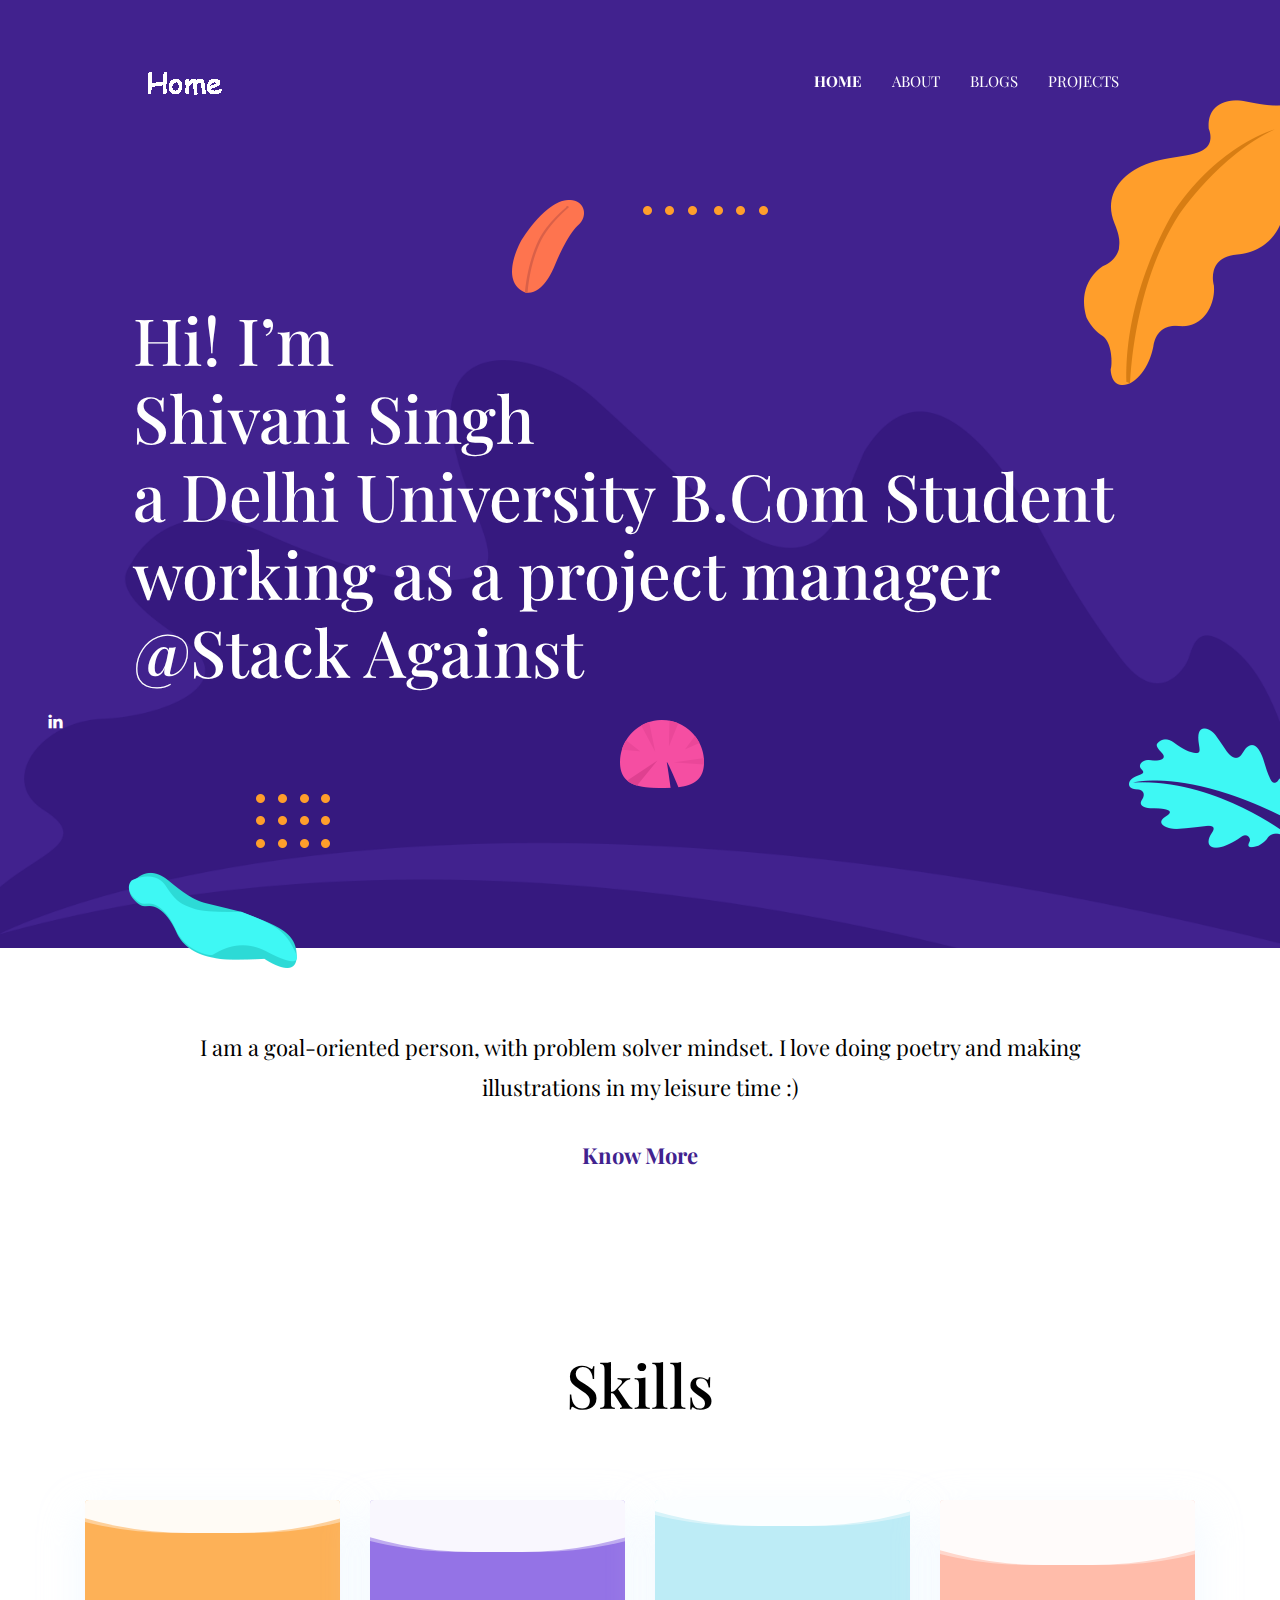
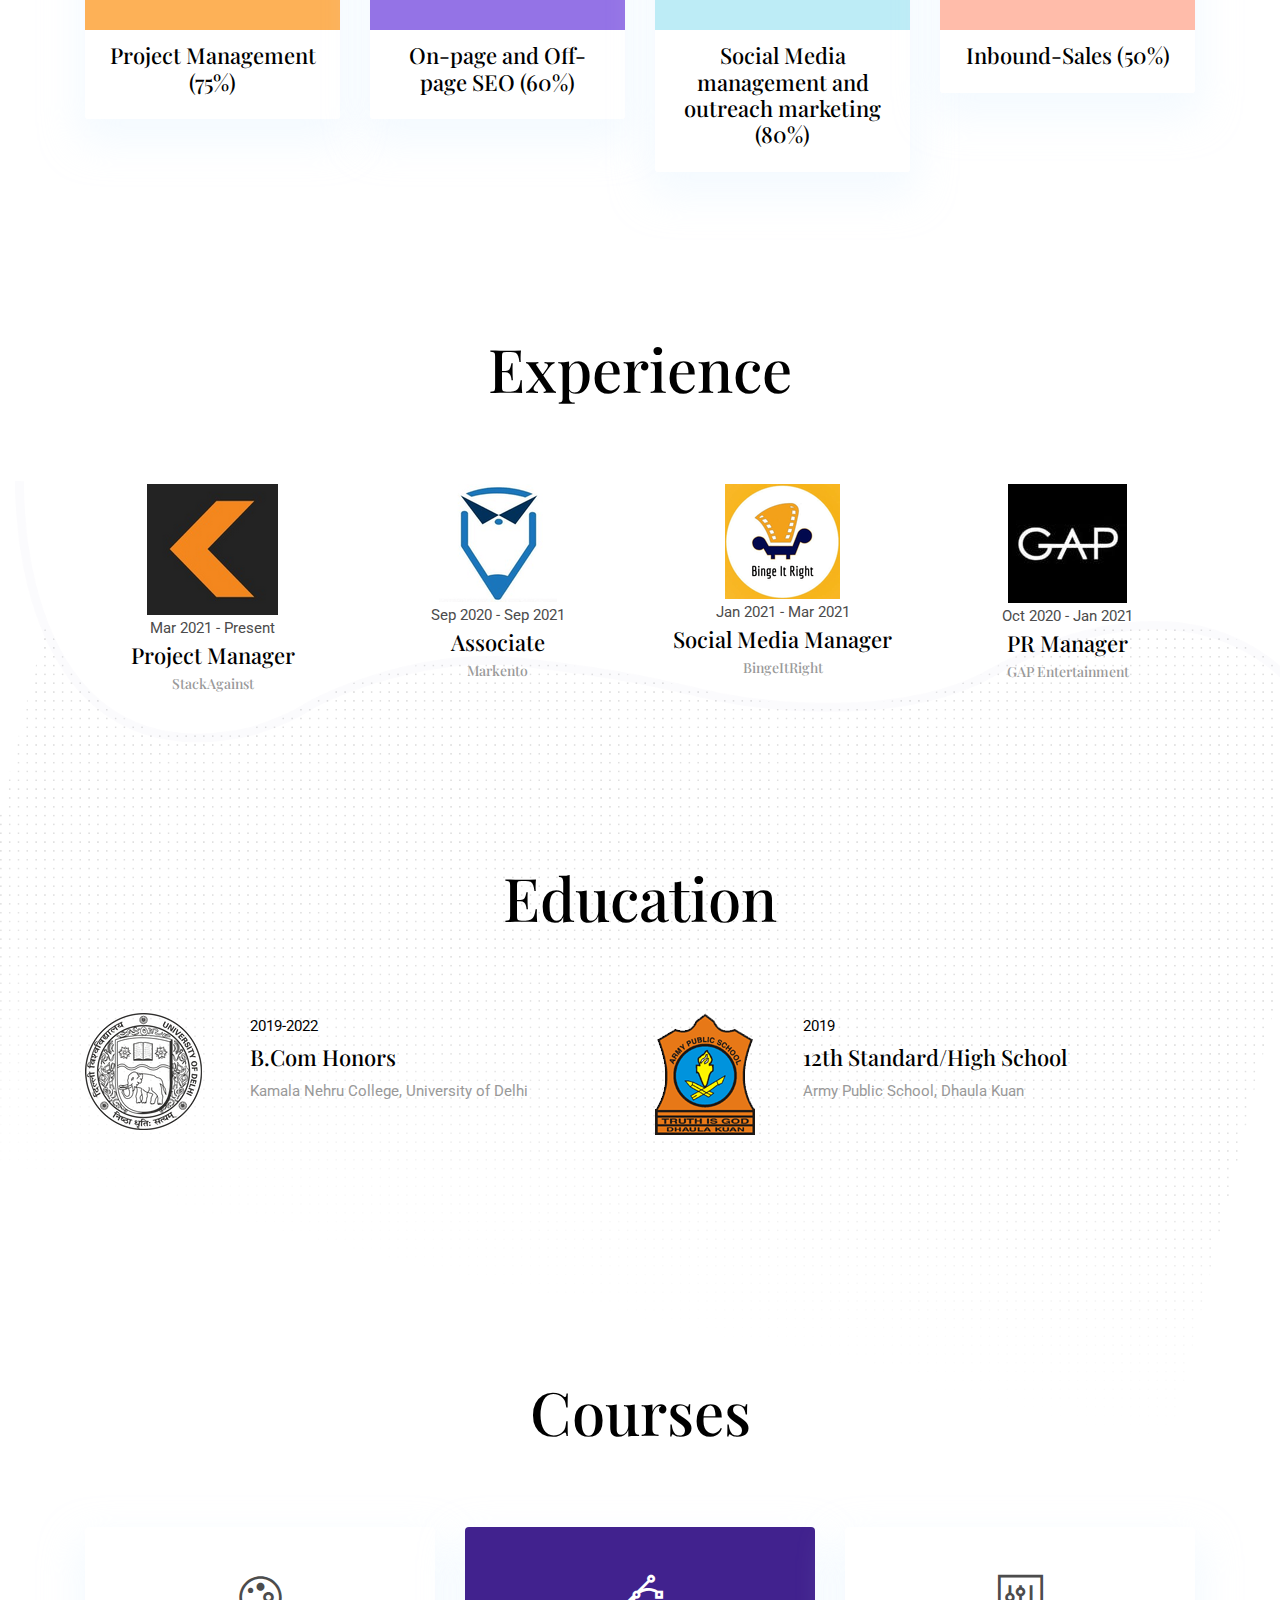
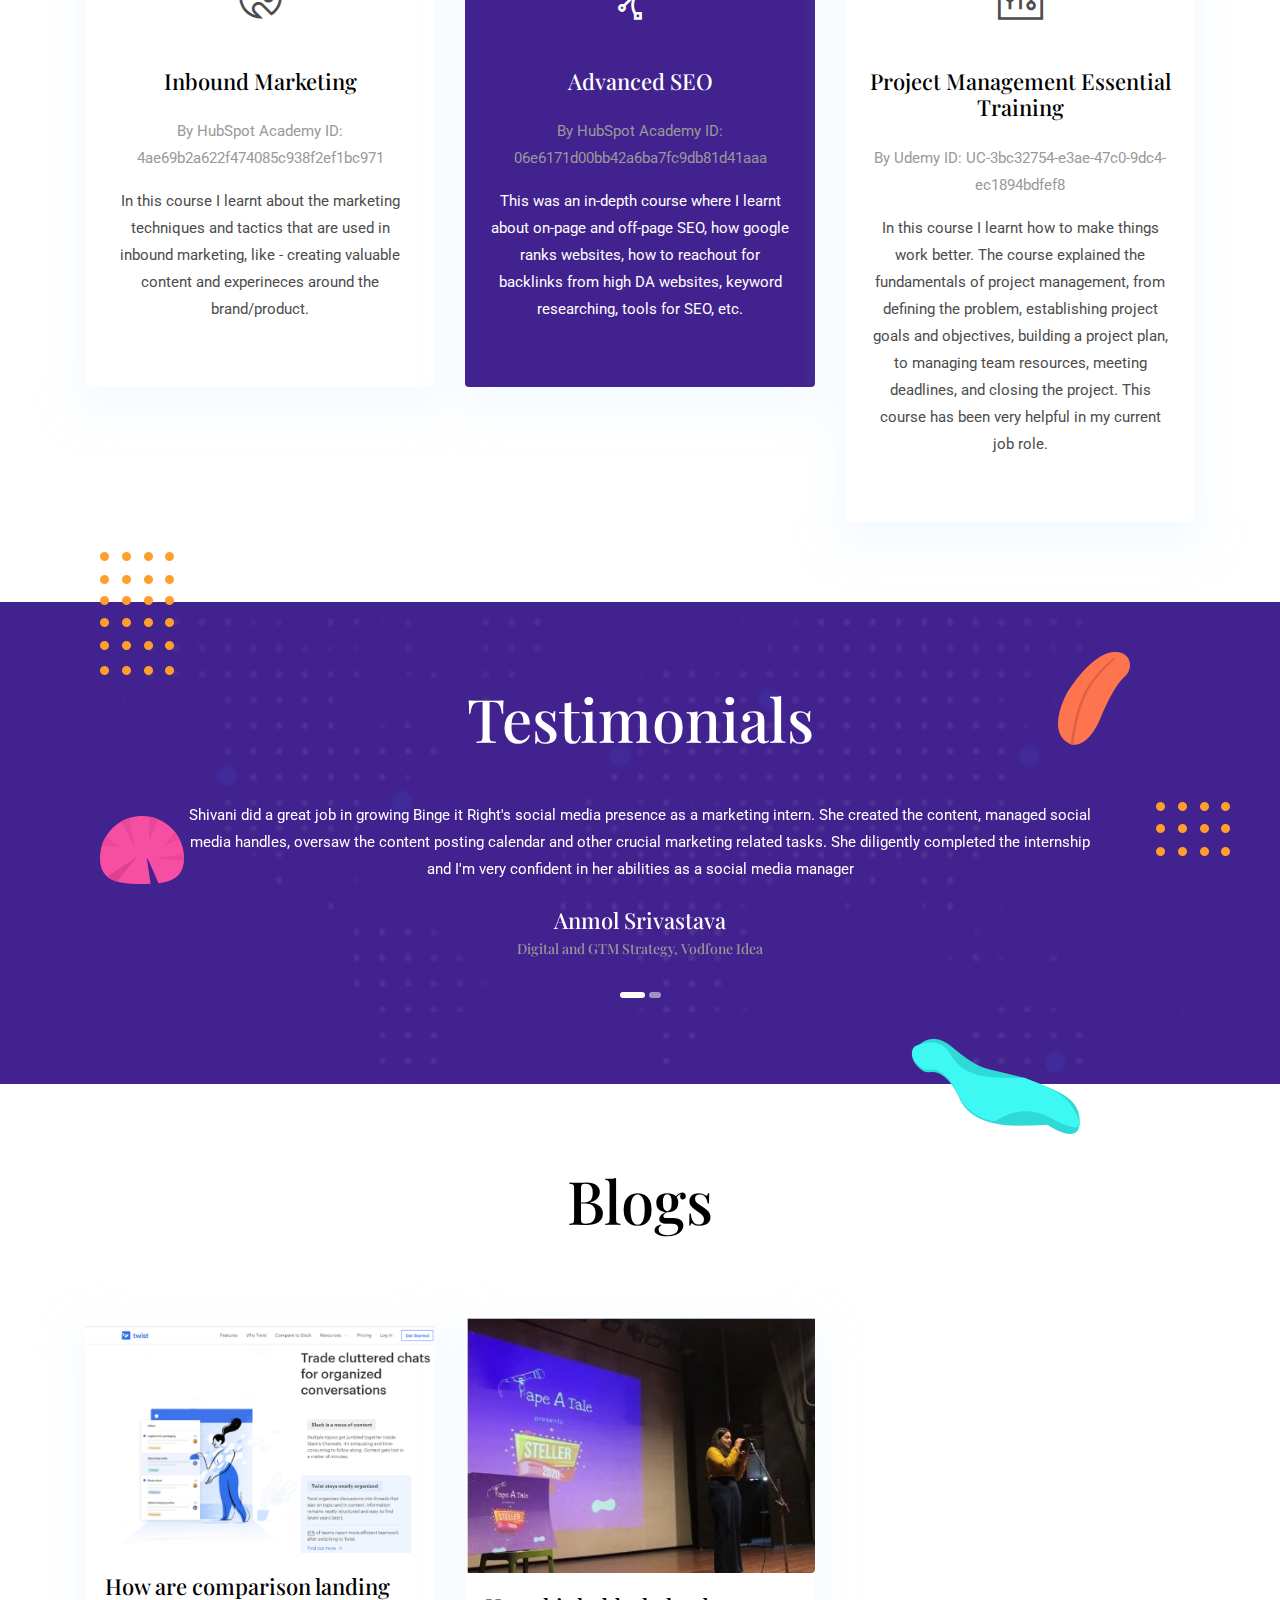
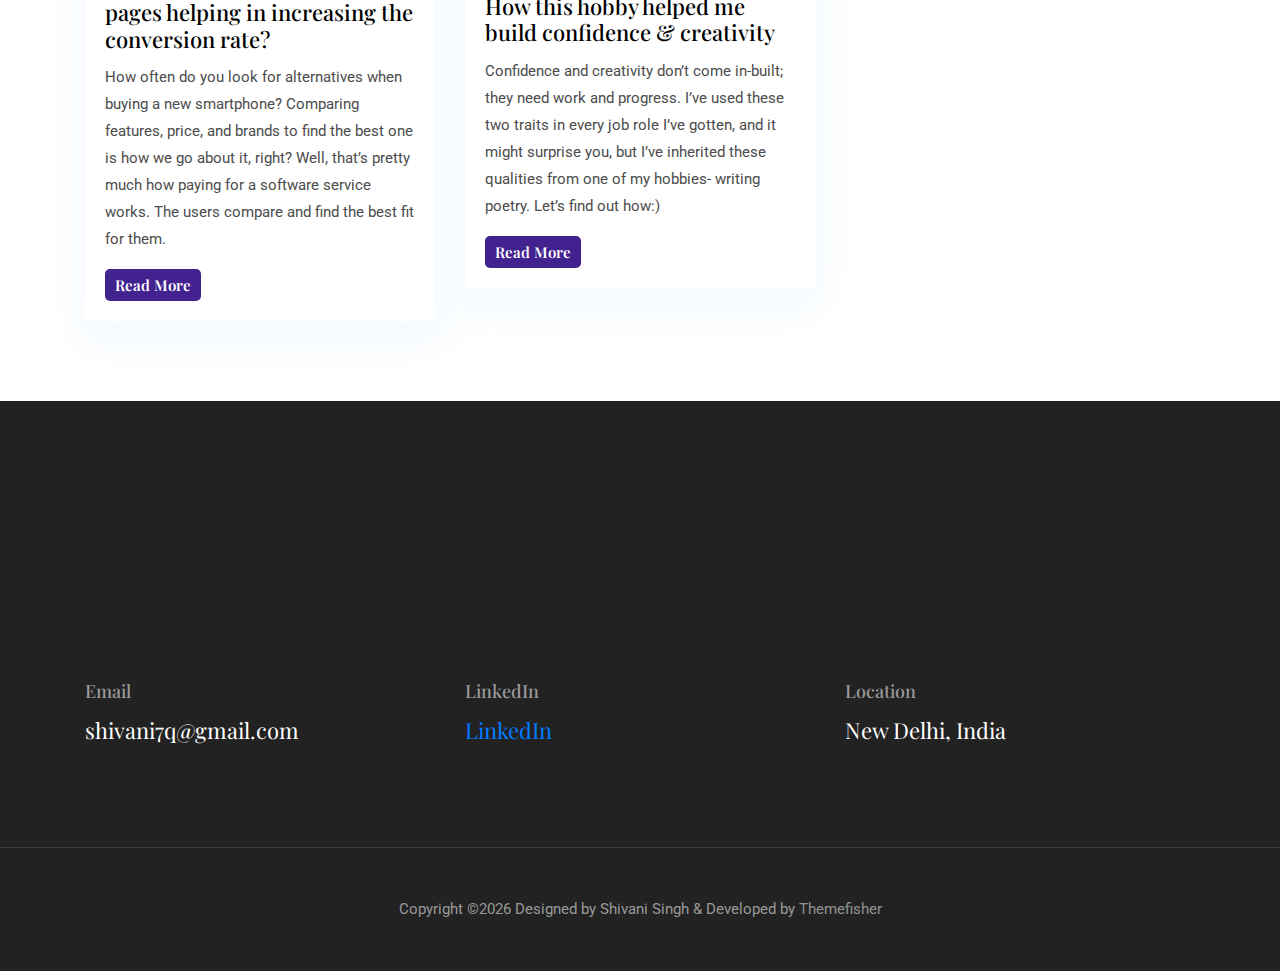
<file: index.html>
<!--
 // WEBSITE: https://themefisher.com
 // TWITTER: https://twitter.com/themefisher
 // FACEBOOK: https://www.facebook.com/themefisher
 // GITHUB: https://github.com/themefisher/
-->

<!-- 
THEME: Kross - Creative Portfolio Template
VERSION: 1.0.0
AUTHOR: Themefisher

HOMEPAGE: https://themefisher.com/products/kross-creative-portfolio-template/
DEMO: https://demo.themefisher.com/kross/
GITHUB: https://github.com/themefisher/meghna-onepage-html5-business-template

Get HUGO Version : https://gethugothemes.com/products/kross-hugo-theme/

WEBSITE: https://themefisher.com
TWITTER: https://twitter.com/themefisher
FACEBOOK: https://www.facebook.com/themefisher
-->

<!DOCTYPE html>
<html lang="en">
<head>

  <!-- Basic Page Needs
  ================================================== -->
  <meta charset="utf-8">
  <title>Shivani Singh</title>

  <!-- Mobile Specific Metas
  ================================================== -->
  <meta http-equiv="X-UA-Compatible" content="IE=edge">
  <meta name="description" content="This is an online portfolio of Shivani Singh">
  <meta name="viewport" content="width=device-width, initial-scale=1.0, maximum-scale=5.0">
  <meta name="author" content="Themefisher">
  <meta name="generator" content="Portfolio">
  <!-- Favicon -->
  <link rel="shortcut icon" type="image/x-icon" href="images/favicon.png" />
  
  <!-- ** Plugins Needed for the Project ** -->
  <!-- Bootstrap -->
  <link rel="stylesheet" href="plugins/bootstrap/bootstrap.min.css">
  <!-- slick slider -->
  <link rel="stylesheet" href="plugins/slick/slick.css">
  <!-- themefy-icon -->
  <link rel="stylesheet" href="plugins/themify-icons/themify-icons.css">

  <!-- Main Stylesheet -->
  <link href="css/style.css" rel="stylesheet">

</head>
<body>
  

<header class="navigation fixed-top">
  <nav class="navbar navbar-expand-lg navbar-dark">
    <a class="navbar-brand font-tertiary h3" href="index.html"><img src="images/logo.png" alt="Myself"></a>
    <button class="navbar-toggler" type="button" data-toggle="collapse" data-target="#navigation"
      aria-controls="navigation" aria-expanded="false" aria-label="Toggle navigation">
      <span class="navbar-toggler-icon"></span>
    </button>

    <div class="collapse navbar-collapse text-center" id="navigation">
      <ul class="navbar-nav ml-auto">
        <li class="nav-item active">
          <a class="nav-link" href="index.html">Home</a>
        </li>
        <li class="nav-item">
          <a class="nav-link" href="about.html">about</a>
        </li>
        <li class="nav-item">
          <a class="nav-link" href="blog.html">Blogs</a>
        </li>
          
          <li class="nav-item">
          <a class="nav-link" href="portfolio.html">Projects</a>

      </ul>
    </div>
  </nav>
</header>

<!-- hero area -->
<section class="hero-area bg-primary" id="parallax">
  <div class="container">
    <div class="row">
      <div class="col-lg-11 mx-auto">
        <h1 class="text-white font-tertiary">Hi! I’m <br> Shivani Singh <br> a Delhi University B.Com Student working as a project manager <br> @Stack Against </h1>
      </div>
    </div>
  </div>
  <div class="layer-bg w-100">
    <img class="img-fluid w-100" src="images/illustrations/leaf-bg.png" alt="bg-shape">
  </div>
  <div class="layer" id="l2">
    <img src="images/illustrations/dots-cyan.png" alt="bg-shape">
  </div>
  <div class="layer" id="l3">
    <img src="images/illustrations/leaf-orange.png" alt="bg-shape">
  </div>
  <div class="layer" id="l4">
    <img src="images/illustrations/dots-orange.png" alt="bg-shape">
  </div>
  <div class="layer" id="l5">
    <img src="images/illustrations/leaf-yellow.png" alt="bg-shape">
  </div>
  <div class="layer" id="l6">
    <img src="images/illustrations/leaf-cyan.png" alt="bg-shape">
  </div>
  <div class="layer" id="l7">
    <img src="images/illustrations/dots-group-orange.png" alt="bg-shape">
  </div>
  <div class="layer" id="l8">
    <img src="images/illustrations/leaf-pink-round.png" alt="bg-shape">
  </div>
  <div class="layer" id="l9">
    <img src="images/illustrations/leaf-cyan-2.png" alt="bg-shape">
  </div>
  <!-- social icon -->
  <ul class="list-unstyled ml-5 mt-3 position-relative zindex-1">
    <li class="mb-3"><a class="text-white" href="https://linkedin.com/in/shi7"><i class="ti-linkedin"></i></a></li>
   
  </ul>
  <!-- /social icon -->
</section>
<!-- /hero area -->

<!-- about -->
<section class="section">
  <div class="container">
    <div class="row">
      <div class="col-lg-10 mx-auto text-center">
        <p class="font-secondary paragraph-lg text-dark">I am a goal-oriented person, with problem solver mindset. I love doing poetry and making illustrations in my leisure time :) 
             </p>
        <a href="about.html" class="btn btn-transparent">know more</a>
      </div>
    </div>
  </div>
</section>
<!-- /about -->

<!-- skills -->
<section class="section">
  <div class="container">
    <div class="row">
      <div class="col-lg-12 text-center">
        <h2 class="section-title">Skills</h2>
      </div>
      <div class="col-lg-3 col-sm-6 mb-4 mb-lg-0">
        <div class="card shadow text-center">
          <div class="position-relative rounded-top progress-wrapper" data-color="#fdb157">
            <div class="wave" data-progress="75%"></div>
          </div>
          <div class="card-footer bg-white">
            <h4 class="card-title">Project Management (75%)</h4>
          </div>
        </div>
      </div>
      <div class="col-lg-3 col-sm-6 mb-4 mb-lg-0">
        <div class="card shadow text-center">
          <div class="position-relative rounded-top progress-wrapper" data-color="#9473e6">
            <div class="wave" data-progress="60%"></div>
          </div>
          <div class="card-footer bg-white">
            <h4 class="card-title">On-page and Off-page SEO (60%)</h4>
          </div>
        </div>
      </div>
      <div class="col-lg-3 col-sm-6 mb-4 mb-lg-0">
        <div class="card shadow text-center">
          <div class="position-relative rounded-top progress-wrapper" data-color="#bdecf6">
            <div class="wave" data-progress="80%"></div>
          </div>
          <div class="card-footer bg-white">
            <h4 class="card-title"> Social Media management and outreach marketing (80%)</h4>
          </div>
        </div>
      </div>
      <div class="col-lg-3 col-sm-6 mb-4 mb-lg-0">
        <div class="card shadow text-center">
          <div class="position-relative rounded-top progress-wrapper" data-color="#ffbcaa">
            <div class="wave" data-progress="50%"></div>
          </div>
          <div class="card-footer bg-white">
            <h4 class="card-title">Inbound-Sales (50%)</h4>
          </div>
        </div>
      </div>
    </div>
  </div>
</section>
<!-- /skills -->

<!-- experience -->
<section class="section">
  <div class="container">
    <div class="row justify-content-around">
      <div class="col-lg-12 text-center">
        <h2 class="section-title">Experience</h2>
      </div>
      <div class="col-lg-3 col-md-4 text-center">
        <img src="images/experience/icon-stackagainst.png" alt="icon">
        <p class="mb-0">Mar 2021 - Present</p>
        <h4>Project Manager</h4>
        <h6 class="text-light">StackAgainst</h6>
      </div>
        <div class="col-lg-3 col-md-4 text-center">
        <img src="images/experience/icon-markento.png" alt="icon">
        <p class="mb-0">Sep 2020 - Sep 2021</p>
        <h4>Associate</h4>
        <h6 class="text-light">Markento</h6>
      </div>
      <div class="col-lg-3 col-md-4 text-center">
        <img src="images/experience/icon-2.png" alt="icon">
        <p class="mb-0">Jan 2021 - Mar 2021</p>
        <h4>Social Media Manager</h4>
        <h6 class="text-light">BingeItRight</h6>
      </div>
      <div class="col-lg-3 col-md-4 text-center">
        <img src="images/experience/icon-gap.jpg" alt="icon">
        <p class="mb-0">Oct 2020 - Jan 2021</p>
        <h4>PR Manager</h4>
        <h6 class="text-light">GAP Entertainment</h6>
      </div>
    </div>
  </div>
</section>
<!-- ./experience -->

<!-- education -->
<section class="section position-relative">
  <div class="container">
    <div class="row">
      <div class="col-lg-12 text-center">
        <h2 class="section-title">Education</h2>
      </div>
      <div class="col-lg-6 col-md-6 mb-80">
        <div class="d-flex">
          <div class="mr-lg-5 mr-3">
             <img src="images/experience/du-logo.png" alt="icon">
          </div>
          <div>
            <p class="text-dark mb-1">2019-2022</p>
            <h4>B.Com Honors</h4>
            <p class="mb-0 text-light">Kamala Nehru College, University of Delhi</p>
        <!--<p class="mb-4"> Cumulative GPA : 8.16</p>  -->
          </div>
        </div>
      </div>
      <div class="col-lg-6 col-md-6 mb-80">
        <div class="d-flex">
          <div class="mr-lg-5 mr-3">
            <img src="images/experience/aps-logo.png" alt="icon">
          </div>
          <div>
            <p class="text-dark mb-1">2019</p>
            <h4>12th Standard/High School</h4>
            <p class="mb-0 text-light">Army Public School, Dhaula Kuan</p>
            <!--  <p class="mb-4"> Cumulative % : 82.5</p> -->
          </div>
        </div>
      </div>
      </div>
    </div>
  
  <!-- bg image -->
  <img class="img-fluid edu-bg-image w-100" src="images/backgrounds/education-bg.png" alt="bg-image">
</section>
<!-- /education -->

<!-- services -->
<section class="section">
  <div class="container">
    <div class="row">
      <div class="col-12 text-center">
        <h2 class="section-title">Courses</h2>
      </div>
      <div class="col-md-4 mb-4 mb-md-0">
        <div class="card hover-shadow shadow">
          <div class="card-body text-center px-4 py-5">
            <i class="ti-palette icon mb-5 d-inline-block"></i>
            <h4 class="mb-4">Inbound Marketing</h4>
              <p class="text-light">By HubSpot Academy ID: 4ae69b2a622f474085c938f2ef1bc971</p>
            <p> In this course I learnt about the marketing techniques and tactics that are used in inbound marketing, like - creating valuable content and experineces around the brand/product. </p>
          </div>
        </div>
      </div>
      <div class="col-md-4 mb-4 mb-md-0">
        <div class="card active-bg-primary hover-shadow shadow">
          <div class="card-body text-center px-4 py-5">
            <i class="ti-vector icon mb-5 d-inline-block"></i>
            <h4 class="mb-4">Advanced SEO</h4>
              <p class="text-light">By HubSpot Academy ID: 06e6171d00bb42a6ba7fc9db81d41aaa</p>
            <p>This was an in-depth course where I learnt about on-page and off-page SEO, how google ranks websites, how to reachout for backlinks from high DA websites, keyword researching, tools for SEO, etc. </p>
          </div>
        </div>
      </div>
      <div class="col-md-4 mb-4 mb-md-0">
        <div class="card hover-shadow shadow">
          <div class="card-body text-center px-4 py-5">
            <i class="ti-panel icon mb-5 d-inline-block"></i>
            <h4 class="mb-4">Project Management Essential Training</h4>
              <p class="text-light">By Udemy ID: UC-3bc32754-e3ae-47c0-9dc4-ec1894bdfef8</p>
            <p>In this course I learnt how to make things work better. The course explained the fundamentals of project management, from defining the problem, establishing project goals and objectives, building a project plan, to managing team resources, meeting deadlines, and closing the project. This course has been very helpful in my current job role.</p>
          </div>
        </div>
      </div>
<!--     
        <div class="col-md-4 mb-4 mb-md-0">
        <div class="card active-bg-primary hover-shadow shadow">
          <div class="card-body text-center px-4 py-5">
            <i class="ti-vector icon mb-5 d-inline-block"></i>
            <h4 class="mb-4">Advanced SEO</h4>
              <p class="text-light">By HubSpot Academy ID: 06e6171d00bb42a6ba7fc9db81d41aaa</p>
            <p>Lorem ipsum dolor sit amet, consectetur adipisicing elit, sed do eiusmod tempor incididunt ut labore et
              dolore magna aliqua.</p>
          </div>
        </div>
      </div>
        
    <div class="col-md-4 mb-4 mb-md-0">
        <div class="card active-bg-primary hover-shadow shadow">
          <div class="card-body text-center px-4 py-5">
            <i class="ti-vector icon mb-5 d-inline-block"></i>
            <h4 class="mb-4">Advanced SEO</h4>
              <p class="text-light">By HubSpot Academy ID: 06e6171d00bb42a6ba7fc9db81d41aaa</p>
            <p>Lorem ipsum dolor sit amet, consectetur adipisicing elit, sed do eiusmod tempor incididunt ut labore et
              dolore magna aliqua.</p>
          </div>
        </div>
      </div>
        
        <div class="col-md-4 mb-4 mb-md-0">
        <div class="card active-bg-primary hover-shadow shadow">
          <div class="card-body text-center px-4 py-5">
            <i class="ti-vector icon mb-5 d-inline-block"></i>
            <h4 class="mb-4">Advanced SEO</h4>
              <p class="text-light">By HubSpot Academy ID: 06e6171d00bb42a6ba7fc9db81d41aaa</p>
            <p>Lorem ipsum dolor sit amet, consectetur adipisicing elit, sed do eiusmod tempor incididunt ut labore et
              dolore magna aliqua.</p>
          </div>
        </div>
      </div>
------------------------------------------------------------------->
    </div>
  </div>
</section>
<!-- /services -->

<!-- 
<section class="section">
  <div class="container">
    <div class="row">
      <div class="col-12 text-center">
        <h2 class="section-title">Portfolio</h2>
      </div>
    </div>
    <div class="row shuffle-wrapper">
      <div class="col-lg-4 col-6 mb-4 shuffle-item">
        <div class="position-relative rounded hover-wrapper">
          <img src="images/portfolio/item-1.png" alt="portfolio-image" class="img-fluid rounded w-100">
          <div class="hover-overlay">
            <div class="hover-content">
              <a class="btn btn-light btn-sm" href="#!">view project</a>
            </div>
          </div>
        </div>
      </div>
      <div class="col-lg-4 col-6 mb-4 shuffle-item">
        <div class="position-relative rounded hover-wrapper">
          <img src="images/portfolio/item-2.png" alt="portfolio-image" class="img-fluid rounded w-100">
          <div class="hover-overlay">
            <div class="hover-content">
              <a class="btn btn-light btn-sm" href="#!">view project</a>
            </div>
          </div>
        </div>
      </div>
      <div class="col-lg-4 col-6 mb-4 shuffle-item">
        <div class="position-relative rounded hover-wrapper">
          <img src="images/portfolio/item-3.png" alt="portfolio-image" class="img-fluid rounded w-100">
          <div class="hover-overlay">
            <div class="hover-content">
              <a class="btn btn-light btn-sm" href="#!">view project</a>
            </div>
          </div>
        </div>
      </div>
      <div class="col-lg-4 col-6 mb-4 shuffle-item">
        <div class="position-relative rounded hover-wrapper">
          <img src="images/portfolio/item-4.png" alt="portfolio-image" class="img-fluid rounded w-100">
          <div class="hover-overlay">
            <div class="hover-content">
              <a class="btn btn-light btn-sm" href="#!">view project</a>
            </div>
          </div>
        </div>
      </div>
      <div class="col-lg-4 col-6 mb-4 shuffle-item">
        <div class="position-relative rounded hover-wrapper">
          <img src="images/portfolio/item-5.png" alt="portfolio-image" class="img-fluid rounded w-100">
          <div class="hover-overlay">
            <div class="hover-content">
              <a class="btn btn-light btn-sm" href="#!">view project</a>
            </div>
          </div>
        </div>
      </div>
    </div>
  </div>
</section>
-->

<!-- testimonial -->
<section class="section bg-primary position-relative testimonial-bg-shapes">
  <div class="container">
    <div class="row">
      <div class="col-12 text-center">
        <h2 class="section-title text-white mb-5">Testimonials</h2>
      </div>
      <div class="col-lg-10 mx-auto testimonial-slider">
        <!-- slider-item -->
        <div class="text-center testimonial-content">
          <p class="text-white mb-4">Shivani did a great job in growing Binge it Right's social media presence as a marketing intern.

She created the content, managed social media handles, oversaw the content posting calendar and other crucial marketing related tasks.

She diligently completed the internship and I'm very confident in her abilities as a social media manager</p>
         <!--  <img class="img-fluid rounded-circle mb-4 d-inline-block" src="images/testimonial/client-1.png"
            alt="client-image"> -->
          <h4 class="text-white">Anmol Srivastava</h4>
          <h6 class="text-light mb-4">Digital and GTM Strategy, Vodfone Idea</h6>
        </div>
        <!-- slider-item -->
        <div class="text-center testimonial-content">
          <p class="text-white mb-4">Shivani assisted us in growing Gap Entertainments as a brand, in her role as a Public Relations Manager. She communicated directly with clients and prospects about our programs, accomplishments and other events related details. I am very confident in her abilities as a PR manager.</p>
          <!-- <img class="img-fluid rounded-circle mb-4 d-inline-block" src="images/testimonial/client-1.png"
            alt="client-image"> -->
          <h4 class="text-white">Prajjval Upadhyay</h4>
          <h6 class="text-light mb-4">GAP Entertainment</h6>
        </div>
        
      </div>
    </div>
  </div>
  <!-- bg shapes -->
  <img src="images/backgrounds/map.png" alt="map" class="img-fluid bg-map">
  <img src="images/illustrations/dots-group-v.png" alt="bg-shape" class="img-fluid bg-shape-1">
  <img src="images/illustrations/leaf-orange.png" alt="bg-shape" class="img-fluid bg-shape-2">
  <img src="images/illustrations/dots-group-sm.png" alt="bg-shape" class="img-fluid bg-shape-3">
  <img src="images/illustrations/leaf-pink-round.png" alt="bg-shape" class="img-fluid bg-shape-4">
  <img src="images/illustrations/leaf-cyan.png" alt="bg-shape" class="img-fluid bg-shape-5">
</section>
<!-- /testimonial -->

<!-- client logo slider -->
<!------------------------------------------------krn -insert only past client logos------
    <section class="section pb-0">
  <div class="container">
    <div class="client-logo-slider d-flex align-items-center">
      <a href="contact.html" class="text-center d-block outline-0 p-4"><img class="d-unset img-fluid"
          src="images/clients-logo/client-logo-1.png" alt="client-logo"></a>
      <a href="contact.html" class="text-center d-block outline-0 p-4"><img class="d-unset img-fluid"
          src="images/clients-logo/client-logo-2.png" alt="client-logo"></a>
      <a href="contact.html" class="text-center d-block outline-0 p-4"><img class="d-unset img-fluid"
          src="images/clients-logo/client-logo-3.png" alt="client-logo"></a>
      <a href="contact.html" class="text-center d-block outline-0 p-4"><img class="d-unset img-fluid"
          src="images/clients-logo/client-logo-4.png" alt="client-logo"></a>
      <a href="contact.html" class="text-center d-block outline-0 p-4"><img class="d-unset img-fluid"
          src="images/clients-logo/client-logo-5.png" alt="client-logo"></a>
      <a href="contact.html" class="text-center d-block outline-0 p-4"><img class="d-unset img-fluid"
          src="images/clients-logo/client-logo-1.png" alt="client-logo"></a>
      <a href="contact.html" class="text-center d-block outline-0 p-4"><img class="d-unset img-fluid"
          src="images/clients-logo/client-logo-2.png" alt="client-logo"></a>
      <a href="contact.html" class="text-center d-block outline-0 p-4"><img class="d-unset img-fluid"
          src="images/clients-logo/client-logo-3.png" alt="client-logo"></a>
      <a href="contact.html" class="text-center d-block outline-0 p-4"><img class="d-unset img-fluid"
          src="images/clients-logo/client-logo-4.png" alt="client-logo"></a>
      <a href="contact.html" class="text-center d-block outline-0 p-4"><img class="d-unset img-fluid"
          src="images/clients-logo/client-logo-5.png" alt="client-logo"></a>
    </div>
  </div>
</section>
    
------------------------------------------------------->
<!-- /client logo slider -->

<!-- blog -->
<section class="section">
  <div class="container">
    <div class="row">
      <div class="col-12 text-center">
        <h2 class="section-title">Blogs</h2>
      </div>
      <div class="col-lg-4 col-sm-6 mb-4 mb-lg-0">
        <article class="card shadow">
          <img class="rounded card-img-top" src="images/blog/post-3.jpg" alt="post-thumb">
          <div class="card-body">
            <h4 class="card-title"><a class="text-dark" href="https://medium.com/@shi.singh2002/how-are-comparison-landing-pages-helping-in-increasing-the-conversion-rate-ebd535150116">How are comparison landing pages helping in increasing the conversion rate?</a>
            </h4>
            <p class="cars-text">How often do you look for alternatives when buying a new smartphone? Comparing features, price, and brands to find the best one is how we go about it, right? Well, that’s pretty much how paying for a software service works. The users compare and find the best fit for them.</p>
            <a href="https://medium.com/@shi.singh2002/how-are-comparison-landing-pages-helping-in-increasing-the-conversion-rate-ebd535150116" class="btn btn-xs btn-primary">Read More</a>
          </div>
        </article>
      </div>
      <div class="col-lg-4 col-sm-6 mb-4 mb-lg-0">
        <article class="card shadow">
          <img class="rounded card-img-top" src="images/blog/post-4.jpg" alt="post-thumb">
          <div class="card-body">
            <h4 class="card-title"><a class="text-dark" href="https://medium.com/@shi.singh2002/how-this-hobby-helped-me-build-confidence-creativity-c5884ba5d8fe">How this hobby helped me build confidence & creativity</a>
            </h4>
            <p class="cars-text">Confidence and creativity don’t come in-built; they need work and progress.

I’ve used these two traits in every job role I’ve gotten, and it might surprise you, but I’ve inherited these qualities from one of my hobbies- writing poetry.

Let’s find out how:)</p>
            <a href="https://medium.com/@shi.singh2002/how-this-hobby-helped-me-build-confidence-creativity-c5884ba5d8fe"class="btn btn-xs btn-primary">Read More</a>
          </div>
        </article>
      </div>

    </div>
  </div>
</section>
<!-- /blog -->

<!-- contact

<section class="section section-on-footer" data-background="images/backgrounds/bg-dots.png">
  <div class="container">
    <div class="row">
      <div class="col-12 text-center">
        <h2 class="section-title">Contact Info</h2>
      </div>
      <div class="col-lg-8 mx-auto">
        <div class="bg-white rounded text-center p-5 shadow-down">
          <h4 class="mb-80">Contact Form</h4>
          <form action="#" class="row">
            <div class="col-md-6">
              <input type="text" id="name" name="name" placeholder="Full Name" class="form-control px-0 mb-4" required>
            </div>
            <div class="col-md-6">
              <input type="email" id="email" name="email" placeholder="Email Address" class="form-control px-0 mb-4" required>
            </div>
            <div class="col-12">
              <textarea name="message" id="message" class="form-control px-0 mb-4"
                placeholder="Type Message Here" required></textarea>
            </div>
            <div class="col-lg-6 col-10 mx-auto">
              <button class="btn btn-primary w-100">send</button>
            </div>
          </form>
        </div>
      </div>
    </div>
  </div>
</section>

 -->

<!-- footer -->
<footer class="bg-dark footer-section">
  <div class="section">
    <div class="container">
      <div class="row">
        <div class="col-md-4">
          <h5 class="text-light">Email</h5>
          <p class="text-white paragraph-lg font-secondary">shivani7q@gmail.com</p>
        </div>
      <div class="col-md-4">
          <h5 class="text-light">LinkedIn</h5>
          <p class="text-white paragraph-lg font-secondary"><a class="LinkedIn.com/shi7" href="LinkedIn">LinkedIn</a></p>
        </div>
        <div class="col-md-4">
          <h5 class="text-light">Location</h5>
          <p class="text-white paragraph-lg font-secondary">New Delhi, India</p>
        </div>
      </div>
    </div>
  </div>
  <div class="border-top text-center border-dark py-5">
    <p class="mb-0 text-light">Copyright &copy;<script>
        var CurrentYear = new Date().getFullYear()
        document.write(CurrentYear)
      </script> Designed by Shivani Singh &amp; Developed by <a class="text-white-50" href="Themefisher">Themefisher</a></p>
  </div>
</footer>
<!-- /footer -->

<!-- jQuery -->
<script src="plugins/jQuery/jquery.min.js"></script>
<!-- Bootstrap JS -->
<script src="plugins/bootstrap/bootstrap.min.js"></script>
<!-- slick slider -->
<script src="plugins/slick/slick.min.js"></script>
<!-- filter -->
<script src="plugins/shuffle/shuffle.min.js"></script>

<!-- Main Script -->
<script src="js/script.js"></script>

</body>
</html>
</file>
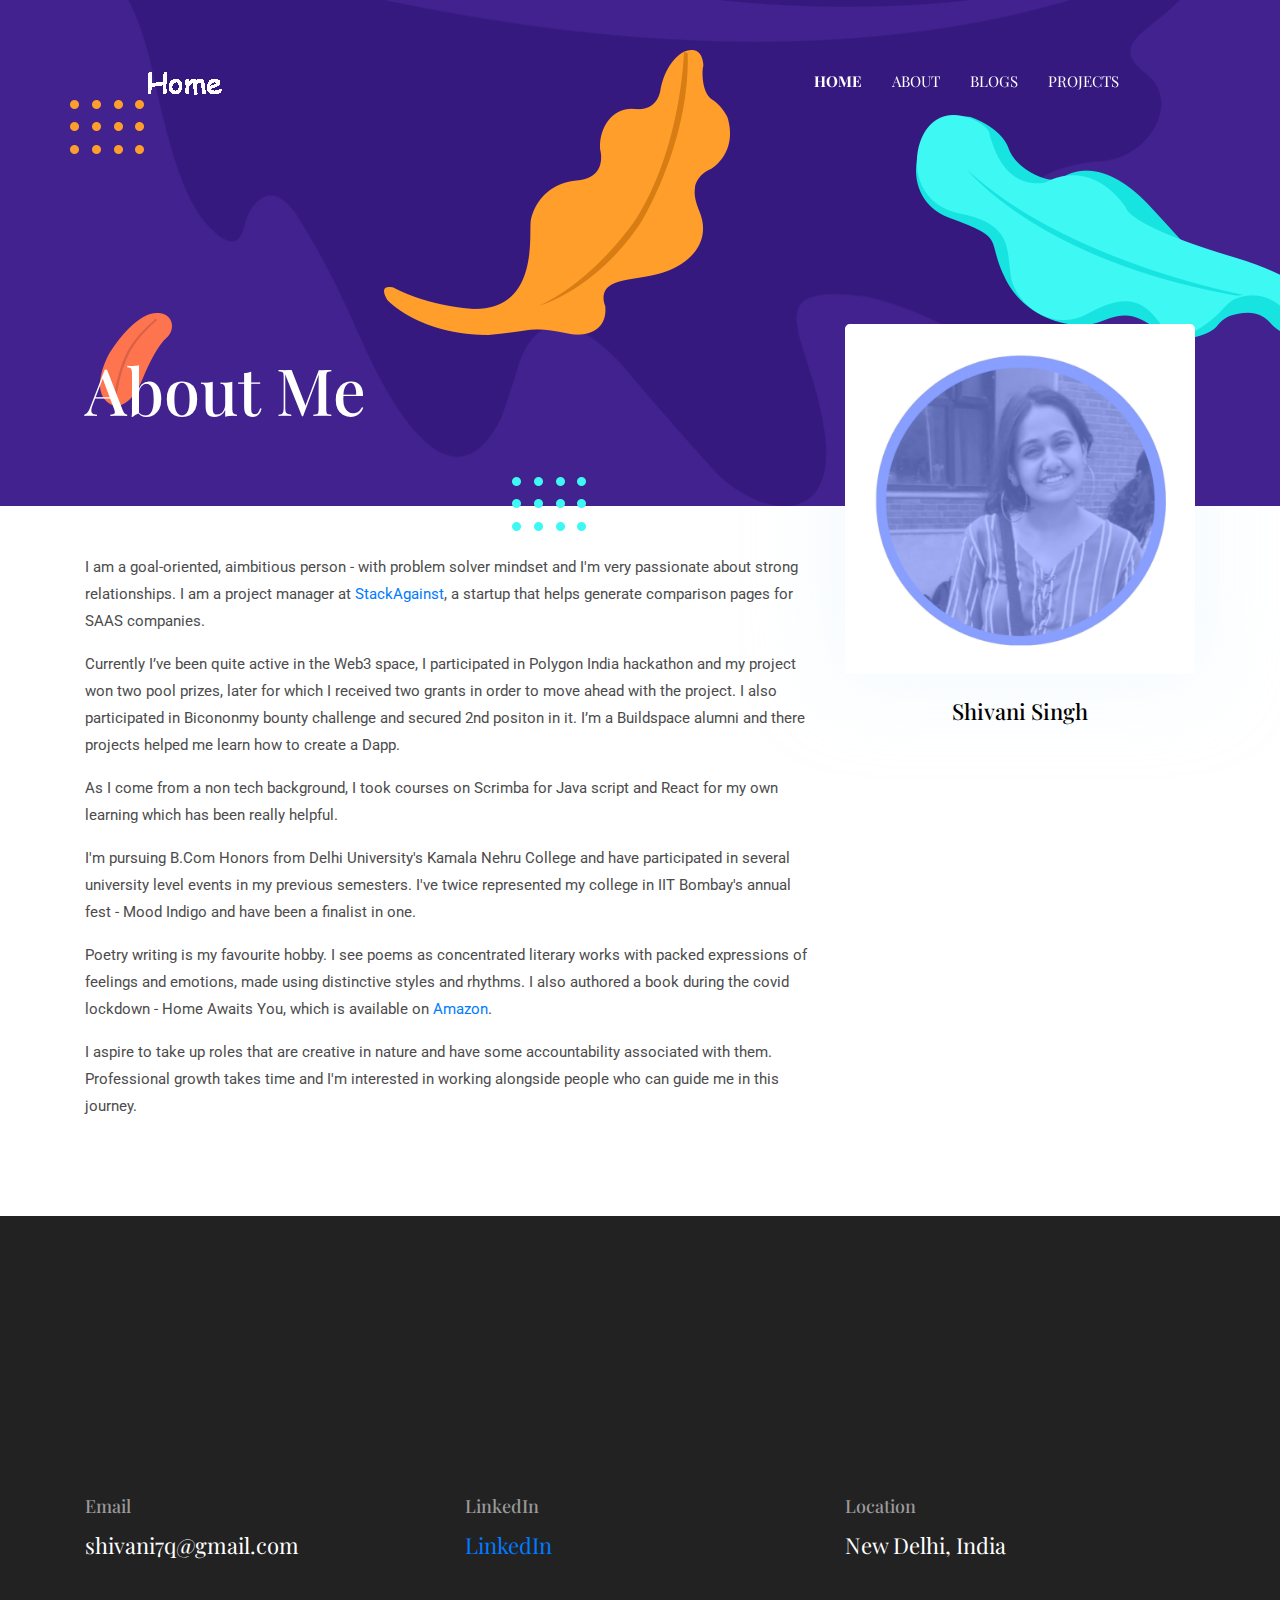
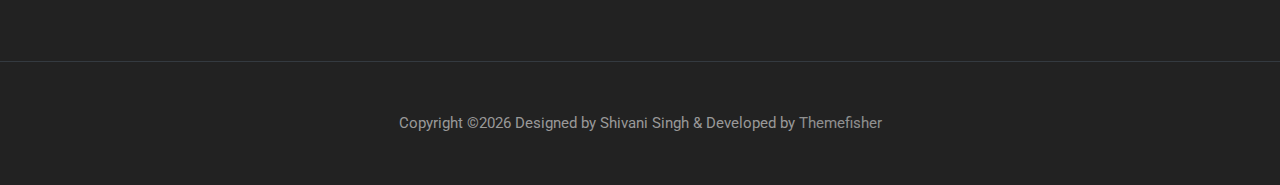
<file: about.html>
<!--
 // WEBSITE: https://themefisher.com
 // TWITTER: https://twitter.com/themefisher
 // FACEBOOK: https://www.facebook.com/themefisher
 // GITHUB: https://github.com/themefisher/
-->

<!-- 
THEME: Kross - Creative Portfolio Template
VERSION: 1.0.0
AUTHOR: Themefisher

HOMEPAGE: https://themefisher.com/products/kross-creative-portfolio-template/
DEMO: https://demo.themefisher.com/kross/
GITHUB: https://github.com/themefisher/meghna-onepage-html5-business-template

Get HUGO Version : https://gethugothemes.com/products/kross-hugo-theme/

WEBSITE: https://themefisher.com
TWITTER: https://twitter.com/themefisher
FACEBOOK: https://www.facebook.com/themefisher
-->

<!DOCTYPE html>
<html lang="en">
<head>

 <!-- Basic Page Needs
  ================================================== -->
  <meta charset="utf-8">
  <title>Shivani Singh - Online Portfolio</title>

  <!-- Mobile Specific Metas
  ================================================== -->
  <meta http-equiv="X-UA-Compatible" content="IE=edge">
  <meta name="description" content="Creative Portfolio Template">
  <meta name="viewport" content="width=device-width, initial-scale=1.0, maximum-scale=5.0">
  <meta name="author" content="Themefisher">
  <meta name="generator" content="Themefisher Kross Template v1.0">
  <!-- Favicon -->
  <link rel="shortcut icon" type="image/x-icon" href="images/favicon.png" />
  
  <!-- ** Plugins Needed for the Project ** -->
  <!-- Bootstrap -->
  <link rel="stylesheet" href="plugins/bootstrap/bootstrap.min.css">
  <!-- slick slider -->
  <link rel="stylesheet" href="plugins/slick/slick.css">
  <!-- themefy-icon -->
  <link rel="stylesheet" href="plugins/themify-icons/themify-icons.css">

  <!-- Main Stylesheet -->
  <link href="css/style.css" rel="stylesheet">

</head>
<body>
  <header class="navigation fixed-top">
  <nav class="navbar navbar-expand-lg navbar-dark">
    <a class="navbar-brand font-tertiary h3" href="index.html"><img src="images/logo.png" alt="Myself"></a>
    <button class="navbar-toggler" type="button" data-toggle="collapse" data-target="#navigation"
      aria-controls="navigation" aria-expanded="false" aria-label="Toggle navigation">
      <span class="navbar-toggler-icon"></span>
    </button>

    <div class="collapse navbar-collapse text-center" id="navigation">
      <ul class="navbar-nav ml-auto">
        <li class="nav-item active">
          <a class="nav-link" href="index.html">Home</a>
        </li>
        <li class="nav-item">
          <a class="nav-link" href="about.html">about</a>
        </li>
        <li class="nav-item">
          <a class="nav-link" href="blog.html">Blogs</a>
            
           
        <li class="nav-item">
          <a class="nav-link" href="portfolio.html">Projects</a>  
            
            
        </li>
      </ul>
    </div>
  </nav>
</header>

<!-- page title -->
<section class="page-title-alt bg-primary position-relative">
  <div class="container">
    <div class="row">
      <div class="col-12">
        <h1 class="text-white font-tertiary">About Me</h1>
      </div>
    </div>
  </div>
  <!-- background shapes -->
  <img src="images/illustrations/leaf-bg-top.png" alt="illustrations" class="bg-shape-1 w-100">
  <img src="images/illustrations/dots-group-sm.png" alt="illustrations" class="bg-shape-2">
  <img src="images/illustrations/leaf-yellow.png" alt="illustrations" class="bg-shape-3">
  <img src="images/illustrations/leaf-orange.png" alt="illustrations" class="bg-shape-4">
  <img src="images/illustrations/dots-group-cyan.png" alt="illustrations" class="bg-shape-5">
  <img src="images/illustrations/leaf-cyan-lg.png" alt="illustrations" class="bg-shape-6">
</section>
<!-- /page title -->

<!-- about -->
<section class="section pt-5">
  <div class="container">
    <div class="row">
      <div class="col-md-8">
        <p>I am a goal-oriented, aimbitious person - with problem solver mindset and I'm very passionate about strong relationships.
            I am a project manager at <a href="https://stackagainst.com/">StackAgainst</a>, a startup that helps generate comparison pages for SAAS companies.</p>
               <p>Currently I’ve been quite active in the Web3 space, I participated in Polygon India hackathon and my project won two pool prizes, later for which I received two grants in order to move ahead with the project. I also participated in Bicononmy bounty challenge and secured 2nd positon in it.
I’m a Buildspace alumni and there projects helped me learn how to create a Dapp. </p>
               <p>As I come from a non tech background, I took courses on Scrimba for Java script and React for my own learning which has been really helpful.  </p>
        <p>I'm pursuing B.Com Honors from Delhi University's Kamala Nehru College and have participated in several university level events in my previous semesters. I've twice represented my college in IIT Bombay's annual fest - Mood Indigo and have been a finalist in one. </p>
        <p>Poetry writing is my favourite hobby. I see poems as concentrated literary works with packed expressions of feelings and emotions, made using distinctive styles and rhythms. I also authored a book during the covid lockdown - Home Awaits You, which is available on <a href="https://www.amazon.in/Home-Awaits-You-friend-that/dp/B08FKW89YK">Amazon</a>. 
          </p> <p>I aspire to take up roles that are creative in nature and have some accountability associated with them. Professional growth takes time and I'm interested in working alongside people who can guide me in this journey.</p>
      </div>
      <div class="col-md-4 text-center drag-lg-top">
        <div class="shadow-down mb-4">
          <img src="images/about/author.jpg" alt="author" class="img-fluid w-100 rounded-lg border-thick border-white">
        </div>
        <h4>Shivani Singh</h4>
      </div>
    </div>
  </div>
</section>
<!-- /about -->

<!-- Work Process 
<section class="section">
  <div class="container">
    <div class="row justify-content-around">
      <div class="col-lg-12 text-center">
        <h2 class="section-title">Work Process</h2>
      </div>
      <div class="col-lg-3 col-md-4 text-center hover-shadow pt-3">
        <div class="">
          <img src="images/icons/plan.png" class="mb-4" alt="icon">
          <h4 class="mb-4">Research and Plan</h4>
          <p>Lorem ipsum dolor sit amet, consectetur adipisicing elit, sed do eiusmod tempor incididunt ut labore et
            dolore magna aliqua.</p>
        </div>
      </div>
      <div class="col-lg-3 col-md-4 text-center hover-shadow pt-3">
        <img src="images/icons/design.png" class="mb-4" alt="icon">
        <h4 class="mb-4">Design and Develop</h4>
        <p>Lorem ipsum dolor sit amet, consectetur adipisicing elit, sed do eiusmod tempor incididunt ut labore et
          dolore magna aliqua.</p>
      </div>
      <div class="col-lg-3 col-md-4 text-center hover-shadow pt-3">
        <img src="images/icons/print.png" class="mb-4" alt="icon">
        <h4 class="mb-4">Deliver</h4>
        <p>Lorem ipsum dolor sit amet, consectetur adipisicing elit, sed do eiusmod tempor incididunt ut labore et
          dolore magna aliqua.</p>
      </div>
    </div>
  </div>
</section>
 -->

<!-- team
<section class="section bg-cover" data-background="images/backgrounds/team-bg.png">
  <div class="container">
    <div class="row">
      <div class="col-12 text-center">
        <h2 class="section-title">My Team</h2>
      </div>
      <div class="col-md-4 col-sm-6 mb-4 mb-md-0">
        <div class="card text-center">
          <img src="images/team/member-1.png" class="card-img-top">
          <div class="card-body">
            <h4 class="card-title">Jack Schenziwe</h4>
            <p class="text-light font-secondary">Project Manager</p>
          </div>
        </div>
      </div>
      <div class="col-md-4 col-sm-6 mb-4 mb-md-0">
        <div class="card text-center">
          <img src="images/team/member-2.png" class="card-img-top">
          <div class="card-body">
            <h4 class="card-title">Jack Schenziwe</h4>
            <p class="text-light font-secondary">Project Manager</p>
          </div>
        </div>
      </div>
      <div class="col-md-4 col-sm-6 mb-4 mb-md-0">
        <div class="card text-center">
          <img src="images/team/member-3.png" class="card-img-top">
          <div class="card-body">
            <h4 class="card-title">Jack Schenziwe</h4>
            <p class="text-light font-secondary">Project Manager</p>
          </div>
        </div>
      </div>
    </div>
  </div>
</section>

-->

<!-- 
<section class="section">
  <div class="container">
    <div class="row">
      <div class="col-12 text-center">
        <h2 class="section-title">My Clients</h2>
      </div>
    </div>
    <div class="row">
      <div class="col-12">
        <div class="client-logo-slider d-flex align-items-center">
          <a href="contact.html" class="text-center d-block outline-0 p-4"><img class="d-unset img-fluid"
              src="images/clients-logo/client-logo-1.png" alt="client-logo"></a>
          <a href="contact.html" class="text-center d-block outline-0 p-4"><img class="d-unset img-fluid"
              src="images/clients-logo/client-logo-2.png" alt="client-logo"></a>
          <a href="contact.html" class="text-center d-block outline-0 p-4"><img class="d-unset img-fluid"
              src="images/clients-logo/client-logo-3.png" alt="client-logo"></a>
          <a href="contact.html" class="text-center d-block outline-0 p-4"><img class="d-unset img-fluid"
              src="images/clients-logo/client-logo-4.png" alt="client-logo"></a>
          <a href="contact.html" class="text-center d-block outline-0 p-4"><img class="d-unset img-fluid"
              src="images/clients-logo/client-logo-5.png" alt="client-logo"></a>
          <a href="contact.html" class="text-center d-block outline-0 p-4"><img class="d-unset img-fluid"
              src="images/clients-logo/client-logo-1.png" alt="client-logo"></a>
          <a href="contact.html" class="text-center d-block outline-0 p-4"><img class="d-unset img-fluid"
              src="images/clients-logo/client-logo-2.png" alt="client-logo"></a>
          <a href="contact.html" class="text-center d-block outline-0 p-4"><img class="d-unset img-fluid"
              src="images/clients-logo/client-logo-3.png" alt="client-logo"></a>
          <a href="contact.html" class="text-center d-block outline-0 p-4"><img class="d-unset img-fluid"
              src="images/clients-logo/client-logo-4.png" alt="client-logo"></a>
          <a href="contact.html" class="text-center d-block outline-0 p-4"><img class="d-unset img-fluid"
              src="images/clients-logo/client-logo-5.png" alt="client-logo"></a>
        </div>
      </div>
    </div>
  </div>
</section>

-->

<!-- 
<section class="section section-on-footer" data-background="images/backgrounds/bg-dots.png">
  <div class="container">
    <div class="row">
      <div class="col-12 text-center">
        <h2 class="section-title">Contact Info</h2>
      </div>
      <div class="col-lg-8 mx-auto">
        <div class="bg-white rounded text-center p-5 shadow-down">
          <h4 class="mb-80">Contact Form</h4>
          <form action="#" class="row">
            <div class="col-md-6">
              <input type="text" id="name" name="name" placeholder="Full Name" class="form-control px-0 mb-4" required>
            </div>
            <div class="col-md-6">
              <input type="email" id="email" name="email" placeholder="Email Address" class="form-control px-0 mb-4" required>
            </div>
            <div class="col-12">
              <textarea name="message" id="message" class="form-control px-0 mb-4"
                placeholder="Type Message Here" required></textarea>
            </div>
            <div class="col-lg-6 col-10 mx-auto">
              <button class="btn btn-primary w-100">send</button>
            </div>
          </form>
        </div>
      </div>
    </div>
  </div>
</section>
<!-- /contact -->

<!-- footer -->
<footer class="bg-dark footer-section">
  <div class="section">
    <div class="container">
      <div class="row">
        <div class="col-md-4">
          <h5 class="text-light">Email</h5>
          <p class="text-white paragraph-lg font-secondary">shivani7q@gmail.com</p>
        </div>
      <div class="col-md-4">
          <h5 class="text-light">LinkedIn</h5>
          <p class="text-white paragraph-lg font-secondary"><a class="LinkedIn.com/shi7" href="LinkedIn">LinkedIn</a></p>
        </div>
        <div class="col-md-4">
          <h5 class="text-light">Location</h5>
          <p class="text-white paragraph-lg font-secondary">New Delhi, India</p>
        </div>
      </div>
    </div>
  </div>
  <div class="border-top text-center border-dark py-5">
    <p class="mb-0 text-light">Copyright &copy;<script>
        var CurrentYear = new Date().getFullYear()
        document.write(CurrentYear)
      </script> Designed by Shivani Singh &amp; Developed by <a class="text-white-50" href="Themefisher">Themefisher</a></p>
  </div>
</footer>
<!-- /footer -->

<!-- jQuery -->
<script src="plugins/jQuery/jquery.min.js"></script>
<!-- Bootstrap JS -->
<script src="plugins/bootstrap/bootstrap.min.js"></script>
<!-- slick slider -->
<script src="plugins/slick/slick.min.js"></script>
<!-- filter -->
<script src="plugins/shuffle/shuffle.min.js"></script>

<!-- Main Script -->
<script src="js/script.js"></script>

</body>
</html>
</file>
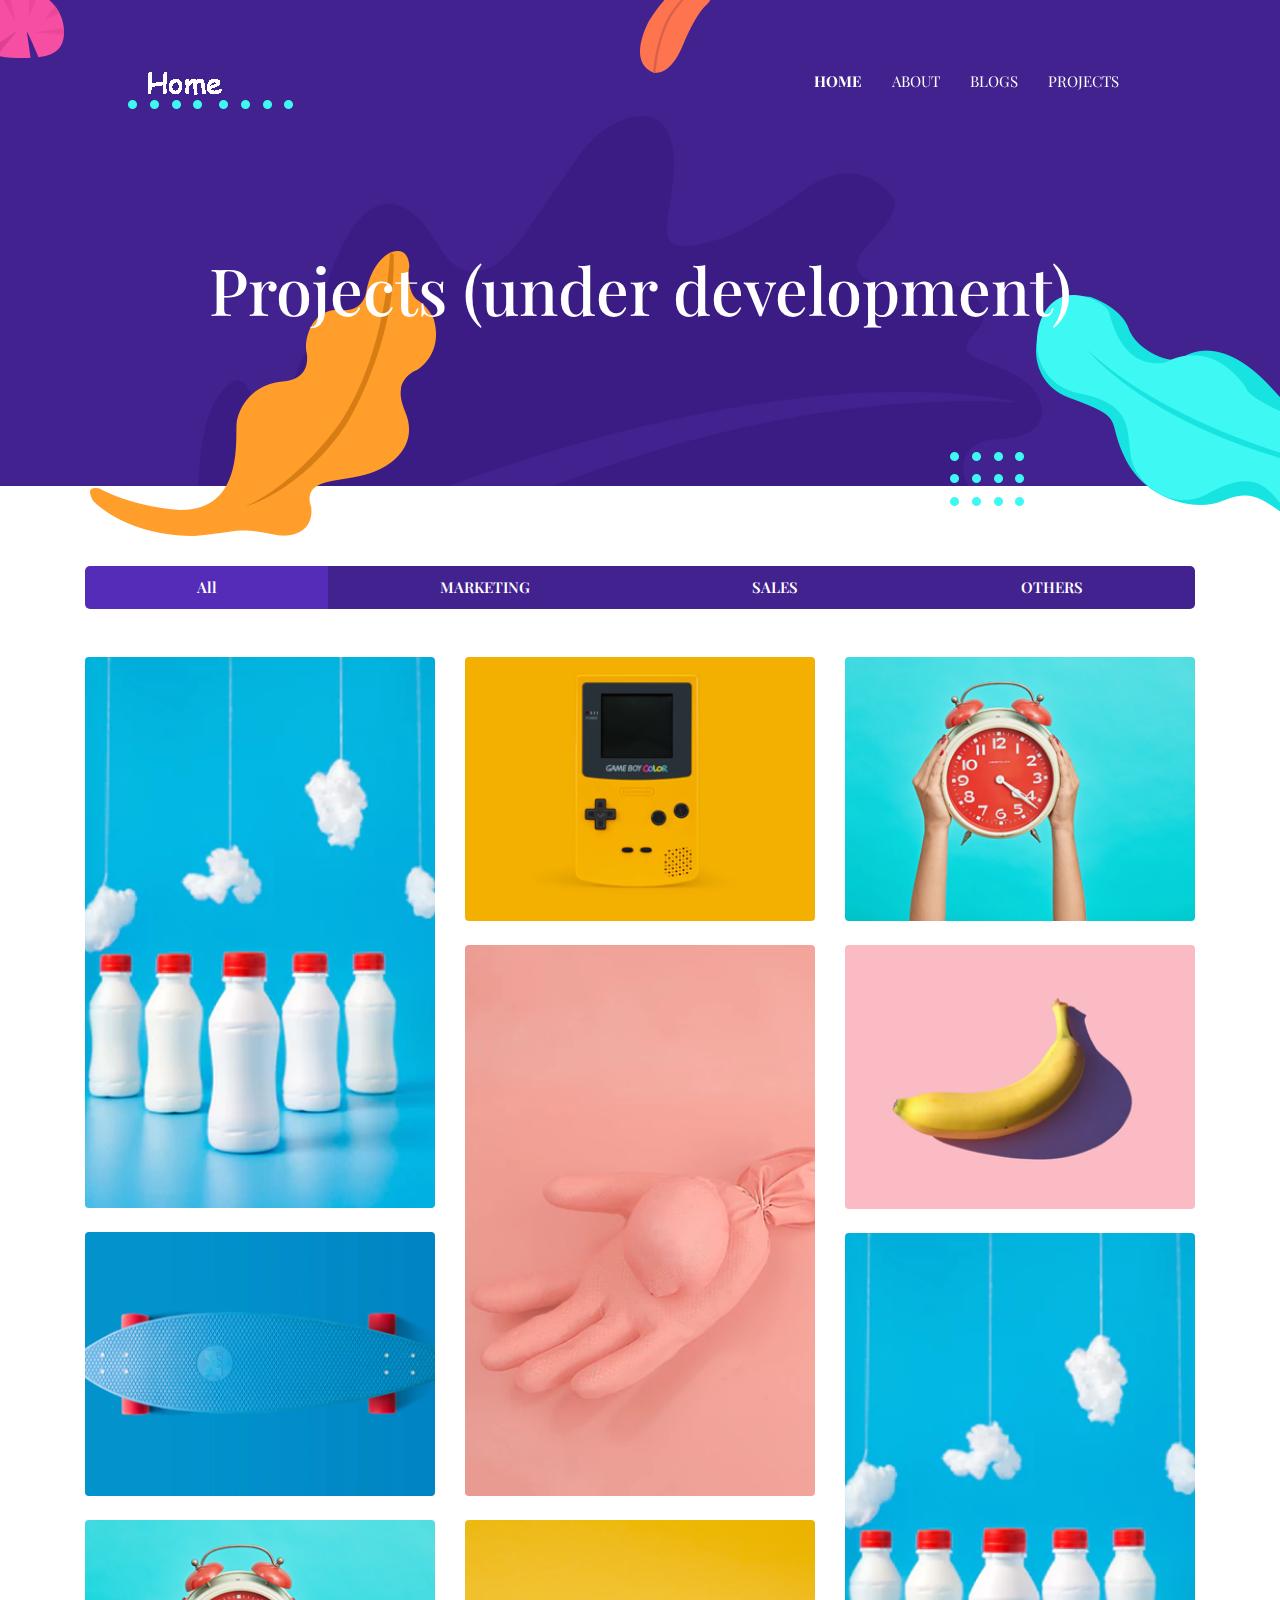
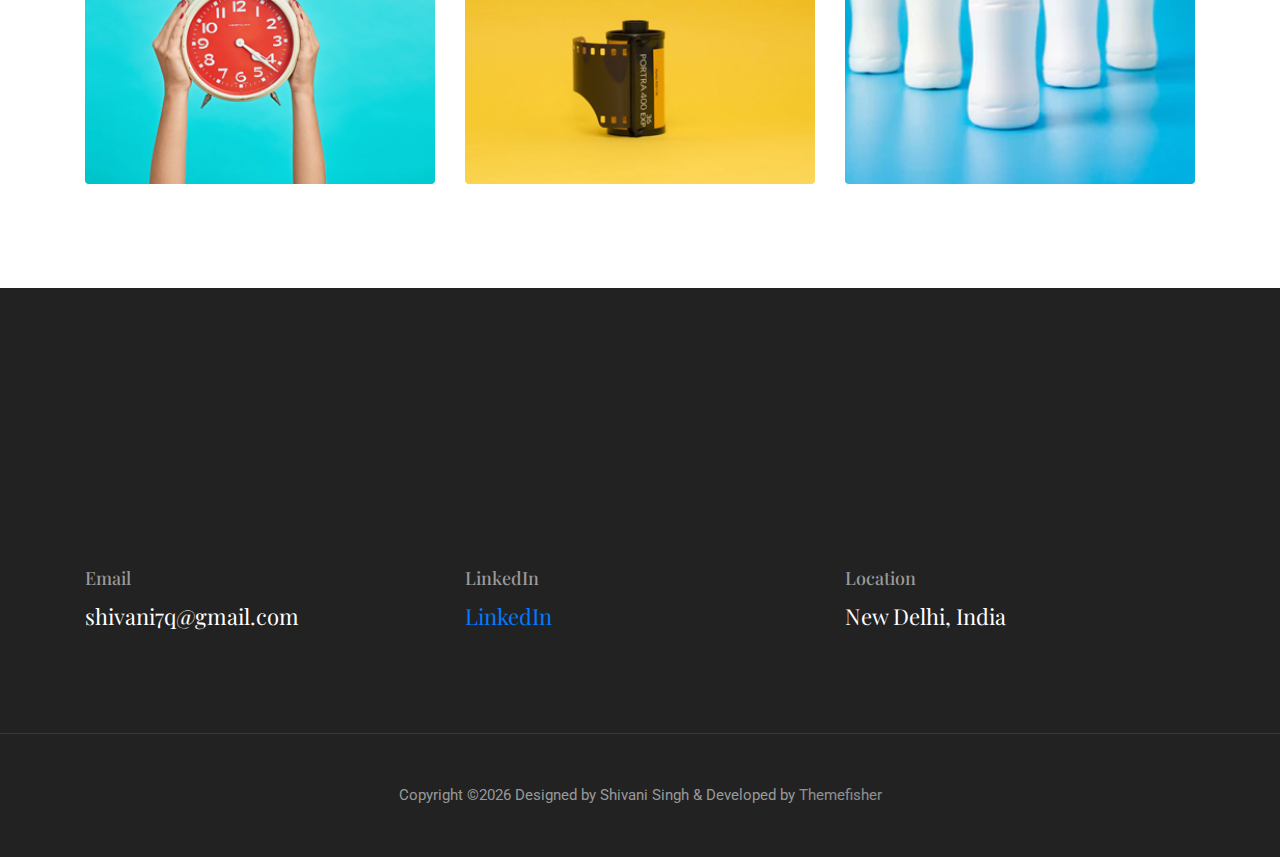
<file: portfolio.html>
<!--
 // WEBSITE: https://themefisher.com
 // TWITTER: https://twitter.com/themefisher
 // FACEBOOK: https://www.facebook.com/themefisher
 // GITHUB: https://github.com/themefisher/
-->

<!-- 
THEME: Kross - Creative Portfolio Template
VERSION: 1.0.0
AUTHOR: Themefisher

HOMEPAGE: https://themefisher.com/products/kross-creative-portfolio-template/
DEMO: https://demo.themefisher.com/kross/
GITHUB: https://github.com/themefisher/meghna-onepage-html5-business-template

Get HUGO Version : https://gethugothemes.com/products/kross-hugo-theme/

WEBSITE: https://themefisher.com
TWITTER: https://twitter.com/themefisher
FACEBOOK: https://www.facebook.com/themefisher
-->

<!DOCTYPE html>
<html lang="en">
<head>

 <!-- Basic Page Needs
  ================================================== -->
  <meta charset="utf-8">
  <title>Shivani Singh - Online Portfolio</title>

  <!-- Mobile Specific Metas
  ================================================== -->
  <meta http-equiv="X-UA-Compatible" content="IE=edge">
  <meta name="description" content="Creative Portfolio Template">
  <meta name="viewport" content="width=device-width, initial-scale=1.0, maximum-scale=5.0">
  <meta name="author" content="Themefisher">
  <meta name="generator" content="Themefisher Kross Template v1.0">
  <!-- Favicon -->
  <link rel="shortcut icon" type="image/x-icon" href="images/favicon.png" />
  
  <!-- ** Plugins Needed for the Project ** -->
  <!-- Bootstrap -->
  <link rel="stylesheet" href="plugins/bootstrap/bootstrap.min.css">
  <!-- slick slider -->
  <link rel="stylesheet" href="plugins/slick/slick.css">
  <!-- themefy-icon -->
  <link rel="stylesheet" href="plugins/themify-icons/themify-icons.css">

  <!-- Main Stylesheet -->
  <link href="css/style.css" rel="stylesheet">

</head>
<body>
  

<header class="navigation fixed-top">
  <nav class="navbar navbar-expand-lg navbar-dark">
    <a class="navbar-brand font-tertiary h3" href="index.html"><img src="images/logo.png" alt="Myself"></a>
    <button class="navbar-toggler" type="button" data-toggle="collapse" data-target="#navigation"
      aria-controls="navigation" aria-expanded="false" aria-label="Toggle navigation">
      <span class="navbar-toggler-icon"></span>
    </button>

    <div class="collapse navbar-collapse text-center" id="navigation">
      <ul class="navbar-nav ml-auto">
        <li class="nav-item active">
          <a class="nav-link" href="index.html">Home</a>
        </li>
        <li class="nav-item">
          <a class="nav-link" href="about.html">about</a>
        </li>
        <li class="nav-item">
          <a class="nav-link" href="blog.html">Blogs</a>
            
            
        <li class="nav-item">
          <a class="nav-link" href="portfolio.html">Projects</a>  
            
      </ul>
    </div>
  </nav>
</header>

<!-- page title -->
<section class="page-title bg-primary position-relative">
  <div class="container">
    <div class="row">
      <div class="col-12 text-center">
        <h1 class="text-white font-tertiary">Projects (under development)</h1>
      </div>
    </div>
  </div>
  <!-- background shapes -->
  <img src="images/illustrations/page-title.png" alt="illustrations" class="bg-shape-1 w-100">
  <img src="images/illustrations/leaf-pink-round.png" alt="illustrations" class="bg-shape-2">
  <img src="images/illustrations/dots-cyan.png" alt="illustrations" class="bg-shape-3">
  <img src="images/illustrations/leaf-orange.png" alt="illustrations" class="bg-shape-4">
  <img src="images/illustrations/leaf-yellow.png" alt="illustrations" class="bg-shape-5">
  <img src="images/illustrations/dots-group-cyan.png" alt="illustrations" class="bg-shape-6">
  <img src="images/illustrations/leaf-cyan-lg.png" alt="illustrations" class="bg-shape-7">
</section>
<!-- /page title -->

<!-- portfolio -->
<section class="section">
  <div class="container">
    <div class="row mb-5">
      <div class="col-12">
        <div class="btn-group btn-group-toggle justify-content-center d-flex" data-toggle="buttons">
          <label class="btn btn-sm btn-primary active">
            <input type="radio" name="shuffle-filter" value="all" checked="checked" />All
          </label>
          <label class="btn btn-sm btn-primary">
            <input type="radio" name="shuffle-filter" value="design" />MARKETING
          </label>
          <label class="btn btn-sm btn-primary">
            <input type="radio" name="shuffle-filter" value="branding" />SALES
          </label>
          <label class="btn btn-sm btn-primary">
            <input type="radio" name="shuffle-filter" value="illustration" />OTHERS
          </label>
        </div>
      </div>
    </div>
    <div class="row shuffle-wrapper">
      <div class="col-lg-4 col-6 mb-4 shuffle-item" data-groups="[&quot;design&quot;,&quot;illustration&quot;]">
        <div class="position-relative rounded hover-wrapper">
          <img src="images/portfolio/item-1.png" alt="portfolio-image" class="img-fluid rounded w-100 d-block">
          <div class="hover-overlay">
            <div class="hover-content">
              <a class="btn btn-light btn-sm" href="#!">view project</a>
            </div>
          </div>
        </div>
      </div>
      <div class="col-lg-4 col-6 mb-4 shuffle-item" data-groups="[&quot;branding&quot;]">
        <div class="position-relative rounded hover-wrapper">
          <img src="images/portfolio/item-2.png" alt="portfolio-image" class="img-fluid rounded w-100 d-block">
          <div class="hover-overlay">
            <div class="hover-content">
              <a class="btn btn-light btn-sm" href="#!">view project</a>
            </div>
          </div>
        </div>
      </div>
      <div class="col-lg-4 col-6 mb-4 shuffle-item" data-groups="[&quot;illustration&quot;]">
        <div class="position-relative rounded hover-wrapper">
          <img src="images/portfolio/item-3.png" alt="portfolio-image" class="img-fluid rounded w-100 d-block">
          <div class="hover-overlay">
            <div class="hover-content">
              <a class="btn btn-light btn-sm" href="#!">view project</a>
            </div>
          </div>
        </div>
      </div>
      <div class="col-lg-4 col-6 mb-4 shuffle-item" data-groups="[&quot;design&quot;,&quot;branding&quot;]">
        <div class="position-relative rounded hover-wrapper">
          <img src="images/portfolio/item-6.png" alt="portfolio-image" class="img-fluid rounded w-100 d-block">
          <div class="hover-overlay">
            <div class="hover-content">
              <a class="btn btn-light btn-sm" href="#!">view project</a>
            </div>
          </div>
        </div>
      </div>
      <div class="col-lg-4 col-6 mb-4 shuffle-item" data-groups="[&quot;illustration&quot;]">
        <div class="position-relative rounded hover-wrapper">
          <img src="images/portfolio/item-8.png" alt="portfolio-image" class="img-fluid rounded w-100 d-block">
          <div class="hover-overlay">
            <div class="hover-content">
              <a class="btn btn-light btn-sm" href="#!">view project</a>
            </div>
          </div>
        </div>
      </div>
      <div class="col-lg-4 col-6 mb-4 shuffle-item" data-groups="[&quot;design&quot;]">
        <div class="position-relative rounded hover-wrapper">
          <img src="images/portfolio/item-5.png" alt="portfolio-image" class="img-fluid rounded w-100 d-block">
          <div class="hover-overlay">
            <div class="hover-content">
              <a class="btn btn-light btn-sm" href="#!">view project</a>
            </div>
          </div>
        </div>
      </div>
      <div class="col-lg-4 col-6 mb-4 shuffle-item" data-groups="[&quot;branding&quot;]">
        <div class="position-relative rounded hover-wrapper">
          <img src="images/portfolio/item-1.png" alt="portfolio-image" class="img-fluid rounded w-100 d-block">
          <div class="hover-overlay">
            <div class="hover-content">
              <a class="btn btn-light btn-sm" href="#!">view project</a>
            </div>
          </div>
        </div>
      </div>
      <div class="col-lg-4 col-6 mb-4 shuffle-item" data-groups="[&quot;design&quot;,&quot;illustration&quot;,&quot;branding&quot;]">
        <div class="position-relative rounded hover-wrapper">
          <img src="images/portfolio/item-3.png" alt="portfolio-image" class="img-fluid rounded w-100 d-block">
          <div class="hover-overlay">
            <div class="hover-content">
              <a class="btn btn-light btn-sm" href="#!">view project</a>
            </div>
          </div>
        </div>
      </div>
      <div class="col-lg-4 col-6 mb-4 shuffle-item illustration" data-groups="[&quot;illustration&quot;]">
        <div class="position-relative rounded hover-wrapper">
          <img src="images/portfolio/item-7.png" alt="portfolio-image" class="img-fluid rounded w-100 d-block">
          <div class="hover-overlay">
            <div class="hover-content">
              <a class="btn btn-light btn-sm" href="#!">view project</a>
            </div>
          </div>
        </div>
      </div>
    </div>
  </div>
</section>
<!-- /portfolio -->

<!-- clients 
<section class="section bg-light">
  <div class="container">
    <div class="row">
      <div class="col-12 text-center">
        <h2 class="section-title">My Clients</h2>
      </div>
    </div>
    <div class="row">
      <div class="col-12">
        <div class="client-logo-slider d-flex align-items-center">
          <a href="contact.html" class="text-center d-block outline-0 p-4"><img class="d-unset img-fluid"
              src="images/clients-logo/client-logo-1.png" alt="client-logo"></a>
          <a href="contact.html" class="text-center d-block outline-0 p-4"><img class="d-unset img-fluid"
              src="images/clients-logo/client-logo-2.png" alt="client-logo"></a>
          <a href="contact.html" class="text-center d-block outline-0 p-4"><img class="d-unset img-fluid"
              src="images/clients-logo/client-logo-3.png" alt="client-logo"></a>
          <a href="contact.html" class="text-center d-block outline-0 p-4"><img class="d-unset img-fluid"
              src="images/clients-logo/client-logo-4.png" alt="client-logo"></a>
          <a href="contact.html" class="text-center d-block outline-0 p-4"><img class="d-unset img-fluid"
              src="images/clients-logo/client-logo-5.png" alt="client-logo"></a>
          <a href="contact.html" class="text-center d-block outline-0 p-4"><img class="d-unset img-fluid"
              src="images/clients-logo/client-logo-1.png" alt="client-logo"></a>
          <a href="contact.html" class="text-center d-block outline-0 p-4"><img class="d-unset img-fluid"
              src="images/clients-logo/client-logo-2.png" alt="client-logo"></a>
          <a href="contact.html" class="text-center d-block outline-0 p-4"><img class="d-unset img-fluid"
              src="images/clients-logo/client-logo-3.png" alt="client-logo"></a>
          <a href="contact.html" class="text-center d-block outline-0 p-4"><img class="d-unset img-fluid"
              src="images/clients-logo/client-logo-4.png" alt="client-logo"></a>
          <a href="contact.html" class="text-center d-block outline-0 p-4"><img class="d-unset img-fluid"
              src="images/clients-logo/client-logo-5.png" alt="client-logo"></a>
        </div>
      </div>
    </div>
  </div>
</section>
<!-- /clients -->

<!-- 
<section class="section section-on-footer" data-background="images/backgrounds/bg-dots.png">
  <div class="container">
    <div class="row">
      <div class="col-12 text-center">
        <h2 class="section-title">Contact Info</h2>
      </div>
      <div class="col-lg-8 mx-auto">
        <div class="bg-white rounded text-center p-5 shadow-down">
          <h4 class="mb-80">Contact Form</h4>
          <form action="#" class="row">
            <div class="col-md-6">
              <input type="text" id="name" name="name" placeholder="Full Name" class="form-control px-0 mb-4" required>
            </div>
            <div class="col-md-6">
              <input type="email" id="email" name="email" placeholder="Email Address" class="form-control px-0 mb-4" required>
            </div>
            <div class="col-12">
              <textarea name="message" id="message" class="form-control px-0 mb-4"
                placeholder="Type Message Here" required></textarea>
            </div>
            <div class="col-lg-6 col-10 mx-auto">
              <button class="btn btn-primary w-100">send</button>
            </div>
          </form>
        </div>
      </div>
    </div>
  </div>
</section>
 -->


<!-- footer -->
<footer class="bg-dark footer-section">
  <div class="section">
    <div class="container">
      <div class="row">
        <div class="col-md-4">
          <h5 class="text-light">Email</h5>
          <p class="text-white paragraph-lg font-secondary">shivani7q@gmail.com</p>
        </div>
      <div class="col-md-4">
          <h5 class="text-light">LinkedIn</h5>
          <p class="text-white paragraph-lg font-secondary"><a class="LinkedIn.com/shi7" href="LinkedIn">LinkedIn</a></p>
        </div>
        <div class="col-md-4">
          <h5 class="text-light">Location</h5>
          <p class="text-white paragraph-lg font-secondary">New Delhi, India</p>
        </div>
      </div>
    </div>
  </div>
  <div class="border-top text-center border-dark py-5">
    <p class="mb-0 text-light">Copyright &copy;<script>
        var CurrentYear = new Date().getFullYear()
        document.write(CurrentYear)
      </script> Designed by Shivani Singh &amp; Developed by <a class="text-white-50" href="Themefisher">Themefisher</a></p>
  </div>
</footer>
<!-- /footer -->

<!-- jQuery -->
<script src="plugins/jQuery/jquery.min.js"></script>
<!-- Bootstrap JS -->
<script src="plugins/bootstrap/bootstrap.min.js"></script>
<!-- slick slider -->
<script src="plugins/slick/slick.min.js"></script>
<!-- filter -->
<script src="plugins/shuffle/shuffle.min.js"></script>

<!-- Main Script -->
<script src="js/script.js"></script>

</body>
</html>
</file>
<file: plugins/themify-icons/themify-icons.css>
@font-face{font-family:themify;src:url(fonts/themify.eot?-fvbane);src:url(fonts/themify.eot?#iefix-fvbane) format('embedded-opentype'),url(fonts/themify.woff?-fvbane) format('woff'),url(fonts/themify.ttf?-fvbane) format('truetype'),url(fonts/themify.svg?-fvbane#themify) format('svg');font-weight:400;font-style:normal}[class*=" ti-"],[class^=ti-]{font-family:themify;speak:none;font-style:normal;font-weight:400;font-variant:normal;text-transform:none;line-height:1;-webkit-font-smoothing:antialiased;-moz-osx-font-smoothing:grayscale}.ti-wand:before{content:"\e600"}.ti-volume:before{content:"\e601"}.ti-user:before{content:"\e602"}.ti-unlock:before{content:"\e603"}.ti-unlink:before{content:"\e604"}.ti-trash:before{content:"\e605"}.ti-thought:before{content:"\e606"}.ti-target:before{content:"\e607"}.ti-tag:before{content:"\e608"}.ti-tablet:before{content:"\e609"}.ti-star:before{content:"\e60a"}.ti-spray:before{content:"\e60b"}.ti-signal:before{content:"\e60c"}.ti-shopping-cart:before{content:"\e60d"}.ti-shopping-cart-full:before{content:"\e60e"}.ti-settings:before{content:"\e60f"}.ti-search:before{content:"\e610"}.ti-zoom-in:before{content:"\e611"}.ti-zoom-out:before{content:"\e612"}.ti-cut:before{content:"\e613"}.ti-ruler:before{content:"\e614"}.ti-ruler-pencil:before{content:"\e615"}.ti-ruler-alt:before{content:"\e616"}.ti-bookmark:before{content:"\e617"}.ti-bookmark-alt:before{content:"\e618"}.ti-reload:before{content:"\e619"}.ti-plus:before{content:"\e61a"}.ti-pin:before{content:"\e61b"}.ti-pencil:before{content:"\e61c"}.ti-pencil-alt:before{content:"\e61d"}.ti-paint-roller:before{content:"\e61e"}.ti-paint-bucket:before{content:"\e61f"}.ti-na:before{content:"\e620"}.ti-mobile:before{content:"\e621"}.ti-minus:before{content:"\e622"}.ti-medall:before{content:"\e623"}.ti-medall-alt:before{content:"\e624"}.ti-marker:before{content:"\e625"}.ti-marker-alt:before{content:"\e626"}.ti-arrow-up:before{content:"\e627"}.ti-arrow-right:before{content:"\e628"}.ti-arrow-left:before{content:"\e629"}.ti-arrow-down:before{content:"\e62a"}.ti-lock:before{content:"\e62b"}.ti-location-arrow:before{content:"\e62c"}.ti-link:before{content:"\e62d"}.ti-layout:before{content:"\e62e"}.ti-layers:before{content:"\e62f"}.ti-layers-alt:before{content:"\e630"}.ti-key:before{content:"\e631"}.ti-import:before{content:"\e632"}.ti-image:before{content:"\e633"}.ti-heart:before{content:"\e634"}.ti-heart-broken:before{content:"\e635"}.ti-hand-stop:before{content:"\e636"}.ti-hand-open:before{content:"\e637"}.ti-hand-drag:before{content:"\e638"}.ti-folder:before{content:"\e639"}.ti-flag:before{content:"\e63a"}.ti-flag-alt:before{content:"\e63b"}.ti-flag-alt-2:before{content:"\e63c"}.ti-eye:before{content:"\e63d"}.ti-export:before{content:"\e63e"}.ti-exchange-vertical:before{content:"\e63f"}.ti-desktop:before{content:"\e640"}.ti-cup:before{content:"\e641"}.ti-crown:before{content:"\e642"}.ti-comments:before{content:"\e643"}.ti-comment:before{content:"\e644"}.ti-comment-alt:before{content:"\e645"}.ti-close:before{content:"\e646"}.ti-clip:before{content:"\e647"}.ti-angle-up:before{content:"\e648"}.ti-angle-right:before{content:"\e649"}.ti-angle-left:before{content:"\e64a"}.ti-angle-down:before{content:"\e64b"}.ti-check:before{content:"\e64c"}.ti-check-box:before{content:"\e64d"}.ti-camera:before{content:"\e64e"}.ti-announcement:before{content:"\e64f"}.ti-brush:before{content:"\e650"}.ti-briefcase:before{content:"\e651"}.ti-bolt:before{content:"\e652"}.ti-bolt-alt:before{content:"\e653"}.ti-blackboard:before{content:"\e654"}.ti-bag:before{content:"\e655"}.ti-move:before{content:"\e656"}.ti-arrows-vertical:before{content:"\e657"}.ti-arrows-horizontal:before{content:"\e658"}.ti-fullscreen:before{content:"\e659"}.ti-arrow-top-right:before{content:"\e65a"}.ti-arrow-top-left:before{content:"\e65b"}.ti-arrow-circle-up:before{content:"\e65c"}.ti-arrow-circle-right:before{content:"\e65d"}.ti-arrow-circle-left:before{content:"\e65e"}.ti-arrow-circle-down:before{content:"\e65f"}.ti-angle-double-up:before{content:"\e660"}.ti-angle-double-right:before{content:"\e661"}.ti-angle-double-left:before{content:"\e662"}.ti-angle-double-down:before{content:"\e663"}.ti-zip:before{content:"\e664"}.ti-world:before{content:"\e665"}.ti-wheelchair:before{content:"\e666"}.ti-view-list:before{content:"\e667"}.ti-view-list-alt:before{content:"\e668"}.ti-view-grid:before{content:"\e669"}.ti-uppercase:before{content:"\e66a"}.ti-upload:before{content:"\e66b"}.ti-underline:before{content:"\e66c"}.ti-truck:before{content:"\e66d"}.ti-timer:before{content:"\e66e"}.ti-ticket:before{content:"\e66f"}.ti-thumb-up:before{content:"\e670"}.ti-thumb-down:before{content:"\e671"}.ti-text:before{content:"\e672"}.ti-stats-up:before{content:"\e673"}.ti-stats-down:before{content:"\e674"}.ti-split-v:before{content:"\e675"}.ti-split-h:before{content:"\e676"}.ti-smallcap:before{content:"\e677"}.ti-shine:before{content:"\e678"}.ti-shift-right:before{content:"\e679"}.ti-shift-left:before{content:"\e67a"}.ti-shield:before{content:"\e67b"}.ti-notepad:before{content:"\e67c"}.ti-server:before{content:"\e67d"}.ti-quote-right:before{content:"\e67e"}.ti-quote-left:before{content:"\e67f"}.ti-pulse:before{content:"\e680"}.ti-printer:before{content:"\e681"}.ti-power-off:before{content:"\e682"}.ti-plug:before{content:"\e683"}.ti-pie-chart:before{content:"\e684"}.ti-paragraph:before{content:"\e685"}.ti-panel:before{content:"\e686"}.ti-package:before{content:"\e687"}.ti-music:before{content:"\e688"}.ti-music-alt:before{content:"\e689"}.ti-mouse:before{content:"\e68a"}.ti-mouse-alt:before{content:"\e68b"}.ti-money:before{content:"\e68c"}.ti-microphone:before{content:"\e68d"}.ti-menu:before{content:"\e68e"}.ti-menu-alt:before{content:"\e68f"}.ti-map:before{content:"\e690"}.ti-map-alt:before{content:"\e691"}.ti-loop:before{content:"\e692"}.ti-location-pin:before{content:"\e693"}.ti-list:before{content:"\e694"}.ti-light-bulb:before{content:"\e695"}.ti-Italic:before{content:"\e696"}.ti-info:before{content:"\e697"}.ti-infinite:before{content:"\e698"}.ti-id-badge:before{content:"\e699"}.ti-hummer:before{content:"\e69a"}.ti-home:before{content:"\e69b"}.ti-help:before{content:"\e69c"}.ti-headphone:before{content:"\e69d"}.ti-harddrives:before{content:"\e69e"}.ti-harddrive:before{content:"\e69f"}.ti-gift:before{content:"\e6a0"}.ti-game:before{content:"\e6a1"}.ti-filter:before{content:"\e6a2"}.ti-files:before{content:"\e6a3"}.ti-file:before{content:"\e6a4"}.ti-eraser:before{content:"\e6a5"}.ti-envelope:before{content:"\e6a6"}.ti-download:before{content:"\e6a7"}.ti-direction:before{content:"\e6a8"}.ti-direction-alt:before{content:"\e6a9"}.ti-dashboard:before{content:"\e6aa"}.ti-control-stop:before{content:"\e6ab"}.ti-control-shuffle:before{content:"\e6ac"}.ti-control-play:before{content:"\e6ad"}.ti-control-pause:before{content:"\e6ae"}.ti-control-forward:before{content:"\e6af"}.ti-control-backward:before{content:"\e6b0"}.ti-cloud:before{content:"\e6b1"}.ti-cloud-up:before{content:"\e6b2"}.ti-cloud-down:before{content:"\e6b3"}.ti-clipboard:before{content:"\e6b4"}.ti-car:before{content:"\e6b5"}.ti-calendar:before{content:"\e6b6"}.ti-book:before{content:"\e6b7"}.ti-bell:before{content:"\e6b8"}.ti-basketball:before{content:"\e6b9"}.ti-bar-chart:before{content:"\e6ba"}.ti-bar-chart-alt:before{content:"\e6bb"}.ti-back-right:before{content:"\e6bc"}.ti-back-left:before{content:"\e6bd"}.ti-arrows-corner:before{content:"\e6be"}.ti-archive:before{content:"\e6bf"}.ti-anchor:before{content:"\e6c0"}.ti-align-right:before{content:"\e6c1"}.ti-align-left:before{content:"\e6c2"}.ti-align-justify:before{content:"\e6c3"}.ti-align-center:before{content:"\e6c4"}.ti-alert:before{content:"\e6c5"}.ti-alarm-clock:before{content:"\e6c6"}.ti-agenda:before{content:"\e6c7"}.ti-write:before{content:"\e6c8"}.ti-window:before{content:"\e6c9"}.ti-widgetized:before{content:"\e6ca"}.ti-widget:before{content:"\e6cb"}.ti-widget-alt:before{content:"\e6cc"}.ti-wallet:before{content:"\e6cd"}.ti-video-clapper:before{content:"\e6ce"}.ti-video-camera:before{content:"\e6cf"}.ti-vector:before{content:"\e6d0"}.ti-themify-logo:before{content:"\e6d1"}.ti-themify-favicon:before{content:"\e6d2"}.ti-themify-favicon-alt:before{content:"\e6d3"}.ti-support:before{content:"\e6d4"}.ti-stamp:before{content:"\e6d5"}.ti-split-v-alt:before{content:"\e6d6"}.ti-slice:before{content:"\e6d7"}.ti-shortcode:before{content:"\e6d8"}.ti-shift-right-alt:before{content:"\e6d9"}.ti-shift-left-alt:before{content:"\e6da"}.ti-ruler-alt-2:before{content:"\e6db"}.ti-receipt:before{content:"\e6dc"}.ti-pin2:before{content:"\e6dd"}.ti-pin-alt:before{content:"\e6de"}.ti-pencil-alt2:before{content:"\e6df"}.ti-palette:before{content:"\e6e0"}.ti-more:before{content:"\e6e1"}.ti-more-alt:before{content:"\e6e2"}.ti-microphone-alt:before{content:"\e6e3"}.ti-magnet:before{content:"\e6e4"}.ti-line-double:before{content:"\e6e5"}.ti-line-dotted:before{content:"\e6e6"}.ti-line-dashed:before{content:"\e6e7"}.ti-layout-width-full:before{content:"\e6e8"}.ti-layout-width-default:before{content:"\e6e9"}.ti-layout-width-default-alt:before{content:"\e6ea"}.ti-layout-tab:before{content:"\e6eb"}.ti-layout-tab-window:before{content:"\e6ec"}.ti-layout-tab-v:before{content:"\e6ed"}.ti-layout-tab-min:before{content:"\e6ee"}.ti-layout-slider:before{content:"\e6ef"}.ti-layout-slider-alt:before{content:"\e6f0"}.ti-layout-sidebar-right:before{content:"\e6f1"}.ti-layout-sidebar-none:before{content:"\e6f2"}.ti-layout-sidebar-left:before{content:"\e6f3"}.ti-layout-placeholder:before{content:"\e6f4"}.ti-layout-menu:before{content:"\e6f5"}.ti-layout-menu-v:before{content:"\e6f6"}.ti-layout-menu-separated:before{content:"\e6f7"}.ti-layout-menu-full:before{content:"\e6f8"}.ti-layout-media-right-alt:before{content:"\e6f9"}.ti-layout-media-right:before{content:"\e6fa"}.ti-layout-media-overlay:before{content:"\e6fb"}.ti-layout-media-overlay-alt:before{content:"\e6fc"}.ti-layout-media-overlay-alt-2:before{content:"\e6fd"}.ti-layout-media-left-alt:before{content:"\e6fe"}.ti-layout-media-left:before{content:"\e6ff"}.ti-layout-media-center-alt:before{content:"\e700"}.ti-layout-media-center:before{content:"\e701"}.ti-layout-list-thumb:before{content:"\e702"}.ti-layout-list-thumb-alt:before{content:"\e703"}.ti-layout-list-post:before{content:"\e704"}.ti-layout-list-large-image:before{content:"\e705"}.ti-layout-line-solid:before{content:"\e706"}.ti-layout-grid4:before{content:"\e707"}.ti-layout-grid3:before{content:"\e708"}.ti-layout-grid2:before{content:"\e709"}.ti-layout-grid2-thumb:before{content:"\e70a"}.ti-layout-cta-right:before{content:"\e70b"}.ti-layout-cta-left:before{content:"\e70c"}.ti-layout-cta-center:before{content:"\e70d"}.ti-layout-cta-btn-right:before{content:"\e70e"}.ti-layout-cta-btn-left:before{content:"\e70f"}.ti-layout-column4:before{content:"\e710"}.ti-layout-column3:before{content:"\e711"}.ti-layout-column2:before{content:"\e712"}.ti-layout-accordion-separated:before{content:"\e713"}.ti-layout-accordion-merged:before{content:"\e714"}.ti-layout-accordion-list:before{content:"\e715"}.ti-ink-pen:before{content:"\e716"}.ti-info-alt:before{content:"\e717"}.ti-help-alt:before{content:"\e718"}.ti-headphone-alt:before{content:"\e719"}.ti-hand-point-up:before{content:"\e71a"}.ti-hand-point-right:before{content:"\e71b"}.ti-hand-point-left:before{content:"\e71c"}.ti-hand-point-down:before{content:"\e71d"}.ti-gallery:before{content:"\e71e"}.ti-face-smile:before{content:"\e71f"}.ti-face-sad:before{content:"\e720"}.ti-credit-card:before{content:"\e721"}.ti-control-skip-forward:before{content:"\e722"}.ti-control-skip-backward:before{content:"\e723"}.ti-control-record:before{content:"\e724"}.ti-control-eject:before{content:"\e725"}.ti-comments-smiley:before{content:"\e726"}.ti-brush-alt:before{content:"\e727"}.ti-youtube:before{content:"\e728"}.ti-vimeo:before{content:"\e729"}.ti-twitter:before{content:"\e72a"}.ti-time:before{content:"\e72b"}.ti-tumblr:before{content:"\e72c"}.ti-skype:before{content:"\e72d"}.ti-share:before{content:"\e72e"}.ti-share-alt:before{content:"\e72f"}.ti-rocket:before{content:"\e730"}.ti-pinterest:before{content:"\e731"}.ti-new-window:before{content:"\e732"}.ti-microsoft:before{content:"\e733"}.ti-list-ol:before{content:"\e734"}.ti-linkedin:before{content:"\e735"}.ti-layout-sidebar-2:before{content:"\e736"}.ti-layout-grid4-alt:before{content:"\e737"}.ti-layout-grid3-alt:before{content:"\e738"}.ti-layout-grid2-alt:before{content:"\e739"}.ti-layout-column4-alt:before{content:"\e73a"}.ti-layout-column3-alt:before{content:"\e73b"}.ti-layout-column2-alt:before{content:"\e73c"}.ti-instagram:before{content:"\e73d"}.ti-google:before{content:"\e73e"}.ti-github:before{content:"\e73f"}.ti-flickr:before{content:"\e740"}.ti-facebook:before{content:"\e741"}.ti-dropbox:before{content:"\e742"}.ti-dribbble:before{content:"\e743"}.ti-apple:before{content:"\e744"}.ti-android:before{content:"\e745"}.ti-save:before{content:"\e746"}.ti-save-alt:before{content:"\e747"}.ti-yahoo:before{content:"\e748"}.ti-wordpress:before{content:"\e749"}.ti-vimeo-alt:before{content:"\e74a"}.ti-twitter-alt:before{content:"\e74b"}.ti-tumblr-alt:before{content:"\e74c"}.ti-trello:before{content:"\e74d"}.ti-stack-overflow:before{content:"\e74e"}.ti-soundcloud:before{content:"\e74f"}.ti-sharethis:before{content:"\e750"}.ti-sharethis-alt:before{content:"\e751"}.ti-reddit:before{content:"\e752"}.ti-pinterest-alt:before{content:"\e753"}.ti-microsoft-alt:before{content:"\e754"}.ti-linux:before{content:"\e755"}.ti-jsfiddle:before{content:"\e756"}.ti-joomla:before{content:"\e757"}.ti-html5:before{content:"\e758"}.ti-flickr-alt:before{content:"\e759"}.ti-email:before{content:"\e75a"}.ti-drupal:before{content:"\e75b"}.ti-dropbox-alt:before{content:"\e75c"}.ti-css3:before{content:"\e75d"}.ti-rss:before{content:"\e75e"}.ti-rss-alt:before{content:"\e75f"}
</file>
<file: css/style.css>
/**
 * WEBSITE: https://themefisher.com
 * TWITTER: https://twitter.com/themefisher
 * FACEBOOK: https://www.facebook.com/themefisher
 * GITHUB: https://github.com/themefisher/
 */

/*!
THEME: Kross - Creative Portfolio Template
VERSION: 1.0.0
AUTHOR: Themefisher

HOMEPAGE: https://themefisher.com/products/kross-creative-portfolio-template/
DEMO: https://demo.themefisher.com/kross/
GITHUB: https://github.com/themefisher/meghna-onepage-html5-business-template

Get HUGO Version : https://gethugothemes.com/products/kross-hugo-theme/

WEBSITE: https://themefisher.com
TWITTER: https://twitter.com/themefisher
FACEBOOK: https://www.facebook.com/themefisher
*/
/*  typography */
@import url("https://fonts.googleapis.com/css?family=Playfair+Display:700|Roboto:400");
body {
  line-height: 1.2;
  font-family: "Roboto", sans-serif;
  -webkit-font-smoothing: antialiased;
  font-size: 15px;
  color: #4c4c4c;
}

p, .paragraph {
  font-weight: 400;
  color: #4c4c4c;
  font-size: 15px;
  line-height: 1.8;
  font-family: "Roboto", sans-serif;
}
p-lg, .paragraph-lg {
  font-size: 22px;
}

h1, h2, h3, h4, h5, h6 {
  color: #000;
  font-family: "Playfair Display", serif;
  line-height: 1.2;
}

h1, .h1 {
  font-size: 65px;
}
@media (max-width: 991px) {
  h1, .h1 {
    font-size: 65px;
  }
}

h2, .h2 {
  font-size: 60px;
}
@media (max-width: 991px) {
  h2, .h2 {
    font-size: 50px;
  }
}

h3, .h3 {
  font-size: 40px;
}

h4, .h4 {
  font-size: 22px;
}

h5, .h5 {
  font-size: 18px;
}

h6, .h6 {
  font-size: 14px;
}

/* Button style */
.btn {
  font-size: 22px;
  font-family: "Playfair Display", serif;
  text-transform: capitalize;
  padding: 16px 44px;
  border-radius: 5px;
  font-weight: 600;
  border: 0;
  position: relative;
  z-index: 1;
  transition: 0.2s ease;
}
.btn:focus {
  outline: 0;
  box-shadow: none !important;
}
.btn:active {
  box-shadow: none;
}
.btn-sm {
  font-size: 15px;
  padding: 10px 30px;
}
.btn-xs {
  padding: 5px 10px;
  font-size: 15px;
}

.btn-primary {
  background: #41228e;
  color: #fff;
}
.btn-primary:active {
  background: #542cb7 !important;
}
.btn-primary:hover {
  background: #542cb7;
}
.btn-primary.focus, .btn-primary.active {
  background: #542cb7 !important;
  box-shadow: none !important;
}

.btn-transparent {
  background: transparent;
  color: #41228e;
  font-weight: bold;
}
.btn-transparent:active, .btn-transparent:hover {
  color: #41228e;
}

body {
  background-color: #fff;
  overflow-x: hidden;
}

::-moz-selection {
  background: #542cb7;
  color: #fff;
}

::selection {
  background: #542cb7;
  color: #fff;
}

/* preloader */
.preloader {
  position: fixed;
  top: 0;
  left: 0;
  right: 0;
  bottom: 0;
  background-color: #fff;
  z-index: 999;
  display: flex;
  align-items: center;
  justify-content: center;
}

ol,
ul {
  list-style-type: none;
  margin: 0px;
}

img {
  vertical-align: middle;
  border: 0;
}

a,
a:hover,
a:focus {
  text-decoration: none;
}

a,
button,
select {
  cursor: pointer;
  transition: 0.2s ease;
}
a:focus,
button:focus,
select:focus {
  outline: 0;
}

a.text-dark:hover {
  color: #41228e !important;
}

a:hover {
  color: #41228e;
}

.slick-slide {
  outline: 0;
}

.section {
  padding-top: 80px;
  padding-bottom: 80px;
}
.section-title {
  margin-bottom: 80px;
  font-family: "Playfair Display", serif;
}

.bg-cover {
  background-size: cover;
  background-position: center center;
  background-repeat: no-repeat;
}

/* overlay */
.overlay {
  position: relative;
}
.overlay::before {
  position: absolute;
  content: "";
  height: 100%;
  width: 100%;
  top: 0;
  left: 0;
  background: #000;
  opacity: 0.5;
}

.outline-0 {
  outline: 0 !important;
}

.d-unset {
  display: unset !important;
}

.bg-primary {
  background: #41228e !important;
}

.bg-gray {
  background: #eaeaea !important;
}

.text-primary {
  color: #41228e !important;
}

.text-color {
  color: #4c4c4c;
}

.text-dark {
  color: #000 !important;
}

.text-light {
  color: #999999 !important;
}

.mb-10 {
  margin-bottom: 10px !important;
}

.mb-20 {
  margin-bottom: 20px !important;
}

.mb-30 {
  margin-bottom: 30px !important;
}

.mb-40 {
  margin-bottom: 40px !important;
}

.mb-50 {
  margin-bottom: 50px !important;
}

.mb-60 {
  margin-bottom: 60px !important;
}

.mb-70 {
  margin-bottom: 70px !important;
}

.mb-80 {
  margin-bottom: 80px !important;
}

.mb-90 {
  margin-bottom: 90px !important;
}

.mb-100 {
  margin-bottom: 100px !important;
}

.zindex-1 {
  z-index: 1;
}

.rounded-lg {
  border-radius: 15px;
}

.overflow-hidden {
  overflow: hidden;
}

.font-secondary {
  font-family: "Playfair Display", serif !important;
}

.font-tertiary {
  font-family: "Playfair Display", serif !important;
}

.shadow {
  box-shadow: 0px 18px 39.1px 6.9px rgba(224, 241, 255, 0.34) !important;
}

.bg-dark {
  background-color: #222222 !important;
}

/* icon */
.icon {
  font-size: 45px;
}

.icon-bg {
  height: 100px;
  width: 100px;
  line-height: 100px;
  text-align: center;
}

.icon-light {
  color: #c8d5ef;
}

/* /icon */
/* slick slider */
.slick-dots {
  text-align: center;
  padding-left: 0;
}
.slick-dots li {
  display: inline-block;
  margin: 2px;
}
.slick-dots li.slick-active button {
  background: #fff;
  width: 25px;
}
.slick-dots li button {
  height: 6px;
  width: 12px;
  background: rgba(255, 255, 255, 0.5);
  color: transparent;
  border-radius: 10px;
  overflow: hidden;
  transition: 0.2s ease;
  border: 0;
}

/* /slick slider */
/* form */
.form-control {
  border: 0;
  border-radius: 0;
  border-bottom: 1px solid #c7c7c7;
  height: 60px;
}
.form-control:focus {
  border-color: #41228e;
  outline: 0;
  box-shadow: none !important;
}

textarea.form-control {
  height: 120px;
}

/* /form */
/* card */
.card {
  border: 0;
}
.card-header {
  border: 0;
}
.card-footer {
  border: 0;
}

/* /card */
.navigation {
  padding: 40px 130px;
  transition: 0.3s ease;
}
.navigation.nav-bg {
  background-color: #41228e;
  padding: 15px 100px;
}
@media (max-width: 991px) {
  .navigation.nav-bg {
    padding: 15px 20px;
  }
}
@media (max-width: 991px) {
  .navigation {
    padding: 20px;
    background: #41228e;
  }
}

.navbar .nav-item .nav-link {
  font-family: "Playfair Display", serif;
  text-transform: uppercase;
  padding: 15px;
}
.navbar .nav-item.active {
  font-weight: bold;
}

.navbar-dark .navbar-nav .nav-link {
  color: #fff;
}

.hero-area {
  padding: 300px 0 200px;
  position: relative;
}
@media (max-width: 767px) {
  .hero-area {
    padding: 250px 0 150px;
    overflow: hidden;
  }
}
.hero-area h1 {
  position: relative;
  z-index: 2;
}

.layer {
  position: absolute;
  z-index: 1;
}

#l1 {
  bottom: 0;
  left: 0;
}

#l2 {
  top: 190px;
  left: -250px;
}

#l3 {
  top: 200px;
  left: 40%;
}

#l4 {
  top: 200px;
  right: 40%;
}

#l5 {
  top: 100px;
  right: -150px;
}

#l6 {
  bottom: -20px;
  left: 10%;
}

#l7 {
  bottom: 100px;
  left: 20%;
}

#l8 {
  bottom: 160px;
  right: 45%;
}

#l9 {
  bottom: 100px;
  right: -10px;
}

.layer-bg {
  position: absolute;
  bottom: 0;
  left: 0;
}

/* skills */
.progress-wrapper {
  height: 130px;
  overflow: hidden;
}

.wave {
  position: absolute;
  width: 100%;
  height: 100%;
}
.wave::before, .wave::after {
  content: "";
  position: absolute;
  width: 800px;
  height: 800px;
  bottom: 0;
  left: 50%;
  background-color: rgba(255, 255, 255, 0.4);
  border-radius: 45%;
  transform: translateX(-50%) rotate(0);
  -webkit-animation: rotate 6s linear infinite;
          animation: rotate 6s linear infinite;
  z-index: 10;
}
.wave::after {
  border-radius: 47%;
  background-color: rgba(255, 255, 255, 0.9);
  transform: translateX(-50%) rotate(0);
  -webkit-animation: rotate 10s linear -5s infinite;
          animation: rotate 10s linear -5s infinite;
  z-index: 20;
}

@-webkit-keyframes rotate {
  50% {
    transform: translateX(-50%) rotate(180deg);
  }
  100% {
    transform: translateX(-50%) rotate(360deg);
  }
}

@keyframes rotate {
  50% {
    transform: translateX(-50%) rotate(180deg);
  }
  100% {
    transform: translateX(-50%) rotate(360deg);
  }
}
/* /skills */
/* education */
.edu-bg-image {
  position: absolute;
  left: 0;
  top: -300px;
  z-index: -1;
}

/* /education */
/* service */
.hover-bg-primary {
  transition: 0.3s ease;
}
.hover-bg-primary:hover {
  background: #41228e;
}
.hover-bg-primary:hover * {
  color: #fff;
}

.active-bg-primary {
  transition: 0.3s ease;
  background: #41228e;
}
.active-bg-primary * {
  color: #fff;
}

.hover-shadow {
  transition: 0.2s ease;
}
.hover-shadow:hover {
  box-shadow: 0px 18px 40px 8px rgba(224, 241, 255, 0.54) !important;
}

/* /service */
/* portfolio */
.hover-wrapper {
  overflow: hidden;
}
.hover-wrapper img {
  transition: 0.3s ease;
  transform: scale(1.1);
}
.hover-wrapper:hover img {
  transform: scale(1);
}
.hover-wrapper:hover .hover-overlay {
  opacity: 1;
  visibility: visible;
}

.hover-overlay {
  position: absolute;
  height: 100%;
  width: 100%;
  border-radius: inherit;
  top: 0;
  left: 0;
  background: rgba(0, 0, 0, 0.3);
  opacity: 0;
  visibility: hidden;
  transition: 0.3s ease;
}

.hover-content {
  position: absolute;
  top: 50%;
  transform: translateY(-50%);
  left: 0;
  right: 0;
  text-align: center;
}

/* /portfolio */
/* testimonial */
.testimonial-content strong {
  color: #2bfdff;
  font-weight: normal;
}

.testimonial-bg-shapes .container {
  position: relative;
  z-index: 1;
}
.testimonial-bg-shapes .bg-map {
  position: absolute;
  left: 50%;
  top: 50%;
  transform: translate(-50%, -50%);
}
.testimonial-bg-shapes .bg-shape-1 {
  position: absolute;
  left: 100px;
  top: -50px;
}
.testimonial-bg-shapes .bg-shape-2 {
  position: absolute;
  right: 150px;
  top: 50px;
}
.testimonial-bg-shapes .bg-shape-3 {
  position: absolute;
  right: 50px;
  top: 200px;
}
.testimonial-bg-shapes .bg-shape-4 {
  position: absolute;
  left: 100px;
  bottom: 200px;
}
.testimonial-bg-shapes .bg-shape-5 {
  position: absolute;
  right: 200px;
  bottom: -50px;
}

/* /testimonial */
/* footer */
.footer-section {
  padding-top: 200px;
}

.section-on-footer {
  margin-bottom: -250px;
}

.shadow-down {
  position: relative;
}
.shadow-down::before {
  position: absolute;
  content: "";
  box-shadow: 0px 0px 80.75px 14.25px rgba(224, 241, 255, 0.34);
  height: 100%;
  width: 100%;
  left: 0;
  top: 0;
  z-index: -1;
}

/* /footer */
.card-lg {
  flex-direction: row-reverse;
  align-items: center;
}
@media (max-width: 991px) {
  .card-lg {
    flex-direction: column;
  }
}

blockquote {
  display: inline-block;
  padding: 20px 25px;
  background: #eaeaea;
  border-left: 3px solid #41228e;
  font-style: italic;
  font-size: 22px;
  line-height: 1.7;
}

.content * {
  margin-bottom: 20px;
}
.content strong {
  font-family: "Playfair Display", serif;
  font-size: 22px;
  font-weight: normal;
  color: #000;
  display: inherit;
  line-height: 1.5;
}

.page-title-alt {
  padding: 350px 0 70px;
}

.border-thick {
  border: 10px solid;
}

.drag-lg-top {
  margin-top: -230px;
}
@media (max-width: 991px) {
  .drag-lg-top {
    margin-top: 0;
  }
}

.page-title-alt .container {
  position: relative;
  z-index: 1;
}
.page-title-alt .bg-shape-1 {
  position: absolute;
  left: 0;
  top: 0;
  height: 100%;
}
.page-title-alt .bg-shape-2 {
  position: absolute;
  left: 70px;
  top: 100px;
}
.page-title-alt .bg-shape-3 {
  position: absolute;
  left: 30%;
  top: 50px;
  transform: rotate(180deg);
}
.page-title-alt .bg-shape-4 {
  position: absolute;
  left: 100px;
  bottom: 100px;
}
.page-title-alt .bg-shape-5 {
  position: absolute;
  left: 40%;
  bottom: -25px;
}
.page-title-alt .bg-shape-6 {
  position: absolute;
  bottom: 100px;
  right: -100px;
}

.page-title {
  padding: 250px 0 150px;
}
.page-title .container {
  position: relative;
  z-index: 1;
}
.page-title .bg-shape-1 {
  position: absolute;
  left: 0;
  bottom: 0;
  width: 100%;
}
.page-title .bg-shape-2 {
  position: absolute;
  left: -20px;
  top: -10px;
}
.page-title .bg-shape-3 {
  position: absolute;
  left: 10%;
  top: 100px;
}
.page-title .bg-shape-4 {
  position: absolute;
  left: 50%;
  top: -20px;
}
.page-title .bg-shape-5 {
  position: absolute;
  left: 90px;
  bottom: -50px;
  transform: rotate(180deg);
}
.page-title .bg-shape-6 {
  position: absolute;
  right: 20%;
  bottom: -20px;
}
.page-title .bg-shape-7 {
  position: absolute;
  right: -220px;
  bottom: -100px;
}

.filter-controls li {
  cursor: pointer;
}
.filter-controls li.active {
  font-weight: bold;
}
/*# sourceMappingURL=style.css.map */
</file>
